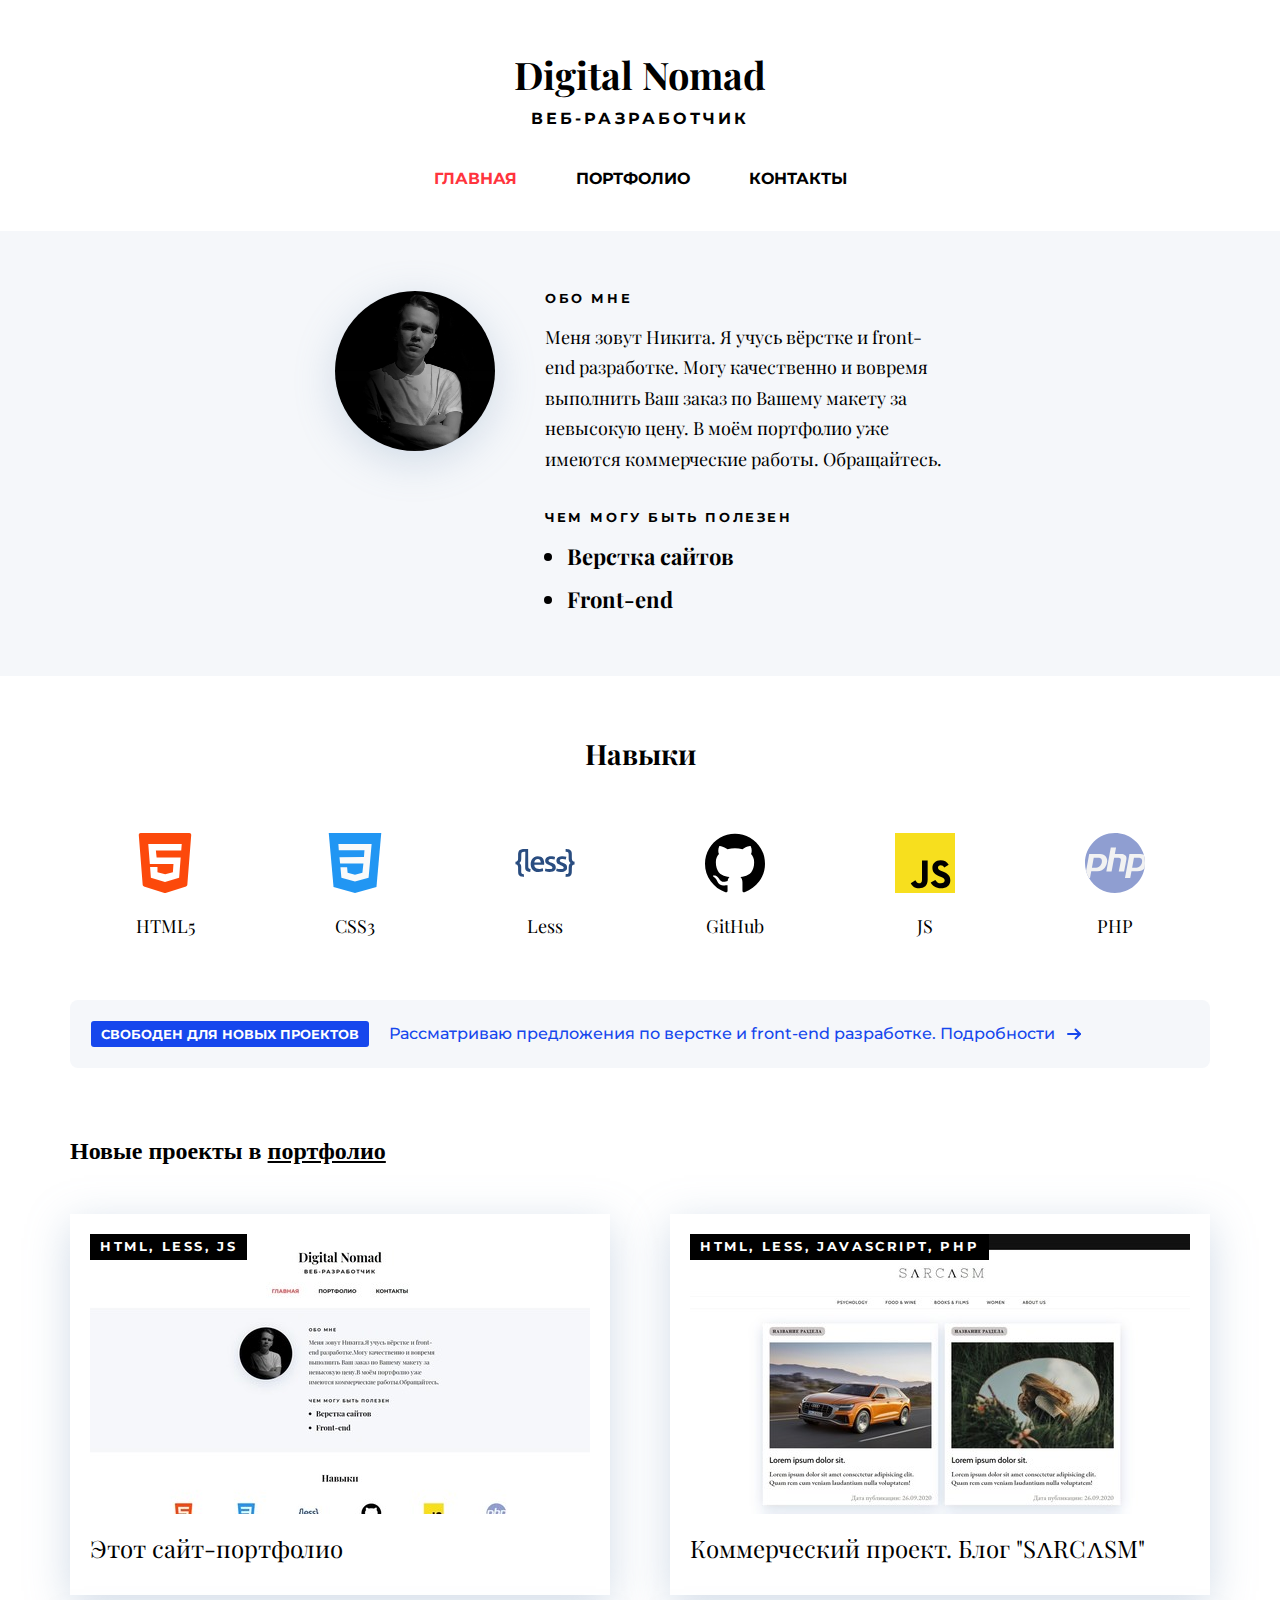
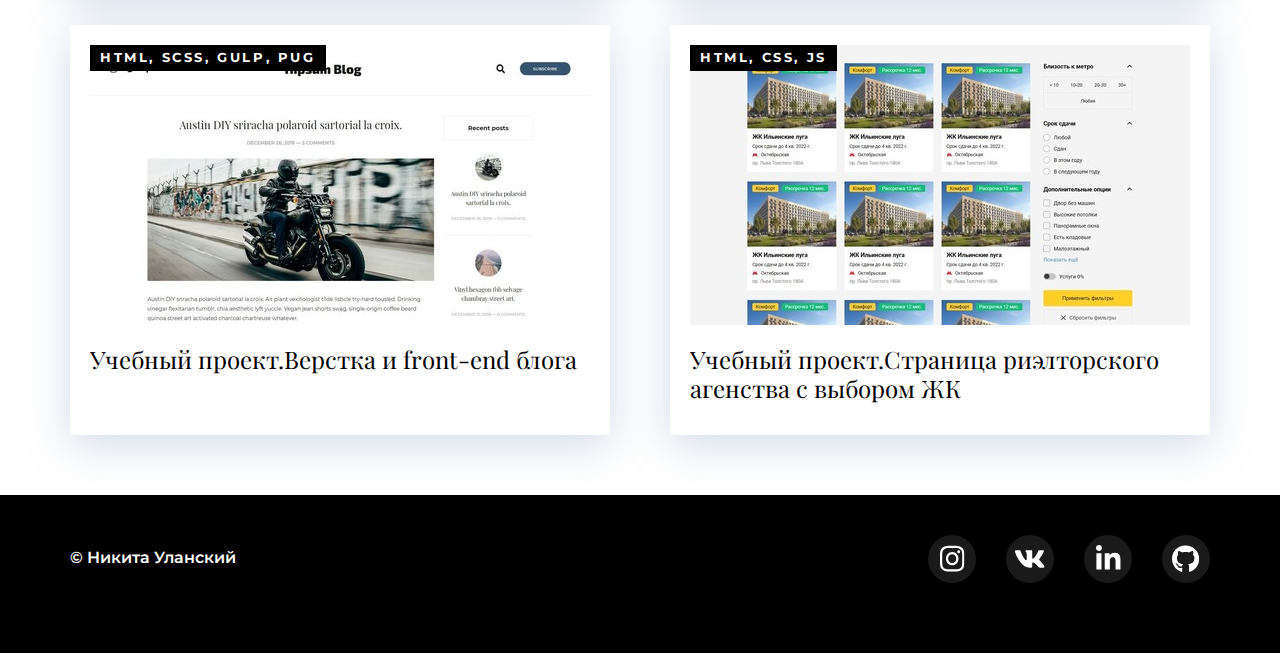
<file: index.html>
<!DOCTYPE html>
<html lang="ru">
<head>
    <meta charset="UTF-8">
    <meta name="viewport" content="width=device-width, initial-scale=1.0">
    <link rel="preconnect" href="https://fonts.gstatic.com">
    <link rel="stylesheet" href="libs/owlcarousel2/assets/owl.carousel.min.css">
    <link rel="stylesheet" href="libs/owlcarousel2/assets/owl.theme.default.css">
    <link href="https://fonts.googleapis.com/css2?family=Montserrat:wght@400;500;600;700&family=Playfair+Display:wght@400;700&display=swap" rel="stylesheet">
    <link rel="stylesheet" href="./css/main.css">
    <title>Главная</title>
</head>
<body>
    
    <main class="main">
        <!-- Шапка -->
        <header class="header">
            <div class="container">
                <div class="header__content">
                    <h1 class="header__title">
                        <a class="header__title-link" href="index.html">Digital Nomad</a>
                    </h1>

                    <p class="header__desc">веб-разработчик</p>

                    <!-- Навигация -->
                    <ul class="header__nav"> 
                        <li class="header__nav-item">
                            <a class="header__nav-link header-nav-color--red" href="index.html">Главная</a>
                        </li>
                        <li class="header__nav-item">
                            <a class="header__nav-link" href="portfolio-list-page.html">Портфолио</a>
                        </li>
                        <li class="header__nav-item">
                            <a class="header__nav-link" href="contacts-page.html">Контакты</a>
                        </li>       
                    </ul>
                    <!-- // Навигация -->
                </div>
            </div>
        </header>
        <!-- // Шапка -->

        <!-- Раздел "Обо мне" -->
        <section class="about-me"> 
            <div class="container">
                <div class="about-me__content">
                    <img src="./img/aboutMe1.jpg" alt="Обо мне" class="about-me__img">

                    <!-- Описание "Обо мне" в шапке -->
                    <div class="about-me__desc">
                        <h3 class="about-me__desc-title">обо мне</h3>

                        <p class="about-me__desc-text">Меня зовут Никита. Я учусь вёрстке и front-end разработке. Могу качественно и вовремя выполнить Ваш заказ по Вашему макету за невысокую цену. В моём портфолио уже имеются коммерческие работы. Обращайтесь.
                        </p>

                        <h3 class="about-me__desc-title">чем могу быть полезен</h3>

                        <ul class="about-me__desc-list">
                            <li class="about-me__desc-list-item">Верстка сайтов</li>
                            <li class="about-me__desc-list-item">Front-end</li>
                        </ul>
                    </div>
                    <!-- // Описание "Обо мне" в шапке -->

                </div>
            </div>
        </section>
        <!-- // Раздел "Обо мне" -->

        <!-- Секция навыки -->
        <section class="skills">

            <div class="container">

                <h2 class="skills__title">
                    Навыки
                </h2>

                <ul class="skills__list">
                    <li class="skills__list-item">
                        <img src="./img/icons/html-5.svg" alt="HTML5" class="skills__list-icon">
                        <p>HTML5</p>
                    </li>
                    <li class="skills__list-item">
                        <img src="./img/icons/css-3.svg" alt="CSS3" class="skills__list-icon">
                        <p>CSS3</p>
                    </li>
                    <li class="skills__list-item">
                        <img src="./img/icons/less.svg" alt="Less" class="skills__list-icon">
                        <p>Less</p>
                    </li>
                    <li class="skills__list-item">
                        <img src="./img/icons/github-skill.svg" alt="JS" class="skills__list-icon">
                        <p>GitHub</p>
                    </li>
                    <li class="skills__list-item">
                        <img src="./img/icons/javascript.svg" alt="JS" class="skills__list-icon">
                        <p>JS</p>
                    </li>
                    <li class="skills__list-item">
                        <img src="./img/icons/php.svg" alt="PHP" class="skills__list-icon">
                        <p>PHP</p>
                    </li>
                </ul>

                <!-- карусель -->
                <div class="hide">
                    <div class="owl-carousel owl-theme">
                        <div class="wrapper">
                            <div class="item">
                                <img src="./img/icons/html-5.svg" alt="HTML5">
                                <p>HTML5</p>
                            </div>
                        </div>
                        <div class="wrapper">
                            <div class="item">
                                <img src="./img/icons/css-3.svg" alt="CSS3">
                                <p>CSS3</p>
                            </div>
                        </div>
                        <div class="wrapper">
                            <div class="item">
                                <img src="./img/icons/less.svg" alt="LESS">
                                <p>LESS</p>
                            </div>
                        </div>
                        <div class="wrapper">
                            <div class="item">
                                <img src="./img/icons/github-skill.svg" alt="GitHub">
                                <p>GitHub</p>
                            </div>
                        </div>
                        <div class="wrapper">
                            <div class="item">
                                <img src="./img/icons/javascript.svg" alt="JS">
                                <p>JS</p>
                            </div>
                        </div>
                        <div class="wrapper">
                            <div class="item">
                                <img src="./img/icons/php.svg" alt="PHP">
                                <p>PHP</p>
                            </div>
                        </div>

                    </div>
                </div>
                <!-- // карусель -->

            </div>

        </section>         
        <!-- // Секция навыки -->

        <!-- Статус заказа -->
        <section class="order-status">
            <div class="container">
                <a href="contacts-page.html" class="order-status__link">
                    <div class="order-status__content">
                        <p class="order-status__content-title">Свободен для новых проектов</p>
                        <p class="order-status__content-subtitle">Рассматриваю предложения по верстке и front-end разработке. Подробности</p>
                        <img src="./img/icons/arrow-right.svg" alt="Подробности">
                    </div>
                </a>
            </div>
        </section>
        <!-- // Статус заказа -->

        <!-- Раздел "Новые проекты" -->
        <section class="new-projects">
            <div class="container">
                <h2 class="new-projects__title">Новые проекты в <a href="portfolio-list-page.html">портфолио</a></h2>

                <div class="card-wrapper">
                    <!-- Мой сайт -->
                    <!-- Карточка -->
                    <div class="card">
                        <a href="my-site.html" class="card__link">
                            <div class="card__content">
                                <div class="card__badge">HTML, LESS, JS</div>
                                <img src="./img/portfolio5.jpg" alt="Этот сайт-портфолио" class="card__img"> <!-- Картинка только 500x280 -->
                                <p class="card__desc">Этот сайт-портфолио</p>
                            </div>
                        </a>    
                    </div>
                    <!-- // Карточка -->
                    <!-- // Мой сайт -->

                    <!-- Сарказм -->
                    <!-- Карточка -->
                    <div class="card">
                        <a href="sarcasm-blog-page.html" class="card__link">
                            <div class="card__content">
                                <div class="card__badge">HTML, LESS, JavaScript, PHP</div>

                                <img src="./img/portfolio6.jpg" alt="SΛRCΛSM" class="card__img">

                                <p class="card__desc">Коммерческий проект. Блог "SΛRCΛSM"</p>
                            </div>
                        </a>    
                    </div>
                    <!-- // Карточка -->
                    <!-- // Сарказм -->

                    <!-- Hipsum blog -->
                    <!-- Карточка -->
                    <div class="card">
                        <a href="hipsum-blog-page.html" class="card__link">
                            <div class="card__content">
                                <div class="card__badge">HTML, SCSS, GULP, PUG</div>

                                <img src="./img/portfolio1.jpg" alt="Hipsum blog" class="card__img">

                                <p class="card__desc">Учебный проект.Верстка и front-end блога</p>
                            </div>
                        </a>    
                    </div>
                    <!-- // Карточка -->
                    <!-- // Hipsum blog -->

                    <!-- Realtor agency -->
                    <!-- Карточка -->
                    <div class="card">
                        <a href="realor-agency-page.html" class="card__link">
                            <div class="card__content">
                                <div class="card__badge">HTML, CSS, JS</div>

                                <img src="./img/portfolio2.jpg" alt="Realtor agency" class="card__img">

                                <p class="card__desc">Учебный проект.Страница риэлторского агенства с выбором ЖК </p>
                                
                            </div>
                        </a>    
                    </div>
                    <!-- // Карточка -->
                    <!-- // Realtor agency -->
                    
                </div>
            </div>
        </section>
        <!-- // Раздел "Новые проекты" -->
    </main>

    <!-- Футер -->
    <footer class="footer">
        <div class="container">
            <div class="footer-content">

                <div class="footer__copyright">
                    <p>© Никита Уланский</p>
                </div>

                <div class="footer__socials">
                    <a href="https://www.instagram.com/nikiul/" class="footer__socials-link">
                        <img src="./img/icons/instagram.svg" alt="Инстаграм" class="footer__social-icon">
                    </a>
                    <a href="https://vk.com/im?sel=156236848" class="footer__socials-link">
                        <img src="./img/icons/vk.svg" alt="ВКонтакте" class="footer__social-icon">
                    </a>
                    <a href="https://www.linkedin.com/in/%D0%BD%D0%B8%D0%BA%D0%B8%D1%82%D0%B0-%D1%83%D0%BB%D0%B0%D0%BD%D1%81%D0%BA%D0%B8%D0%B9-ab90931b6/" class="footer__socials-link">
                        <img src="./img/icons/linkedin-in.svg" alt="LinkedIn" class="footer__social-icon">
                    </a>
                    <a href="https://github.com/nikiul" class="footer__socials-link">
                        <img src="./img/icons/github.svg" alt="GitHub" class="footer__social-icon">
                    </a>
                </div>

            </div>
        </div>
    </footer>
    <!-- // Футер -->

    <!-- Плагины и библиотеки -->
    <script src="libs/jquery/jquery-3.4.1.min.js"></script>
    <script src="libs/owlcarousel2/owl.carousel.min.js"></script>

    <!-- Пользовательские скрипты -->
    <script src="js/main.js"></script>

</body>
</html>
</file>
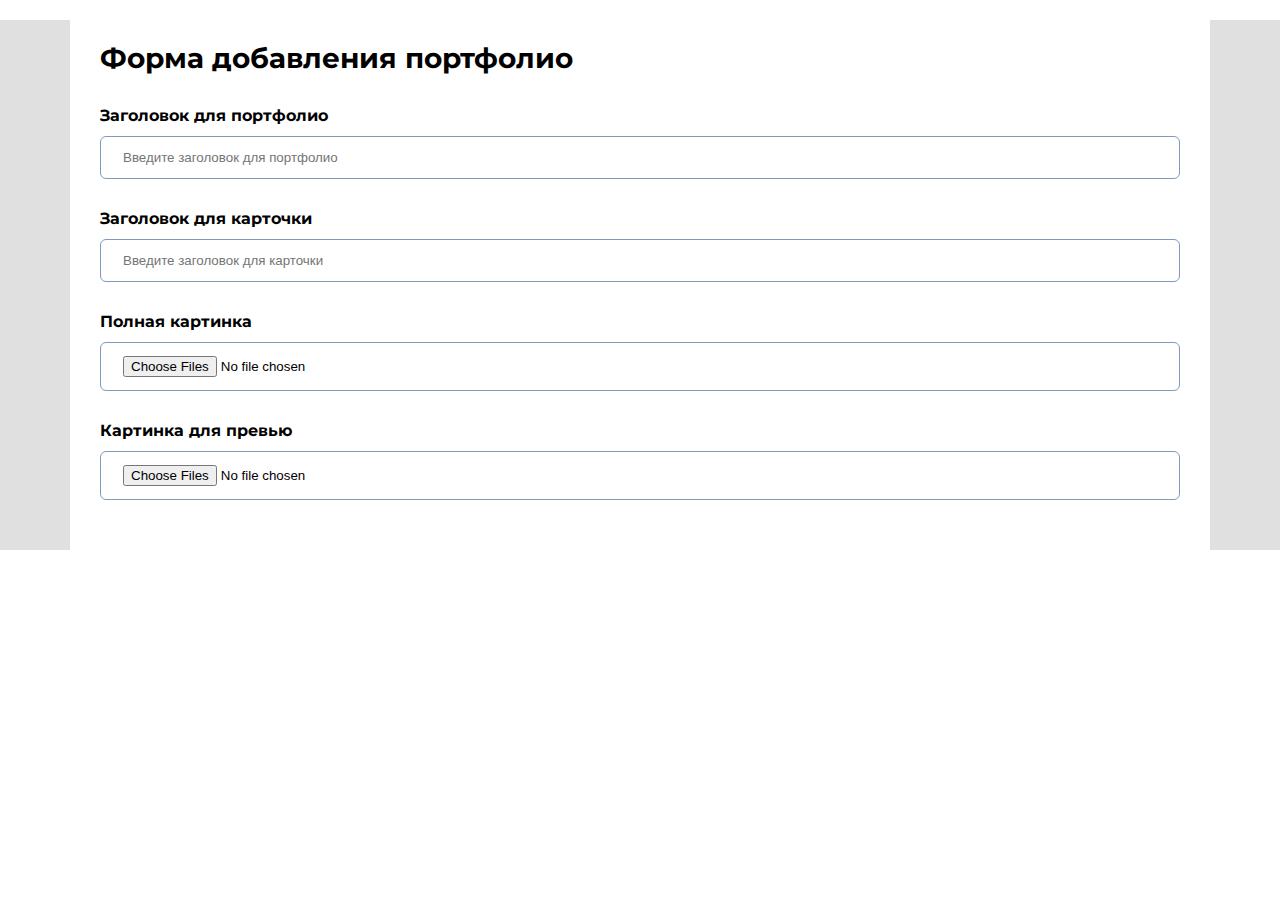
<file: admin-page.html>
<!DOCTYPE html>
<html lang="ru">
<head>
    <meta charset="UTF-8">
    <meta name="viewport" content="width=device-width, initial-scale=1.0">
    <link rel="preconnect" href="https://fonts.gstatic.com">
    <link href="https://fonts.googleapis.com/css2?family=Montserrat:wght@400;500;600;700&family=Playfair+Display:wght@400;700&display=swap" rel="stylesheet">
    <link rel="stylesheet" href="./css/main.css">
    <title>Главная</title>
</head>
<body>

<main class="admin-main">
    <div class="container">
        <div class="admin__add-form-wrapper">
            <h1>Форма добавления портфолио</h1>

            <form action="" class="admin__add-form">
                <label for="title">Заголовок для портфолио</label>
                <input class="" id="title" type="text" placeholder="Введите заголовок для портфолио">

                <label for="title2">Заголовок для карточки</label>
                <input class="" id="title2" type="text" placeholder="Введите заголовок для карточки">

                <label for="">Полная картинка</label>
                <input class="" type="file" name="photo" multiple accept="image/*,image/jpeg">

                <label for="">Картинка для превью</label>
                <input class="" type="file" name="photo" multiple accept="image/*,image/jpeg">

            </form>
        </div>
    </div>
</main>

</body>
</html>
</file>
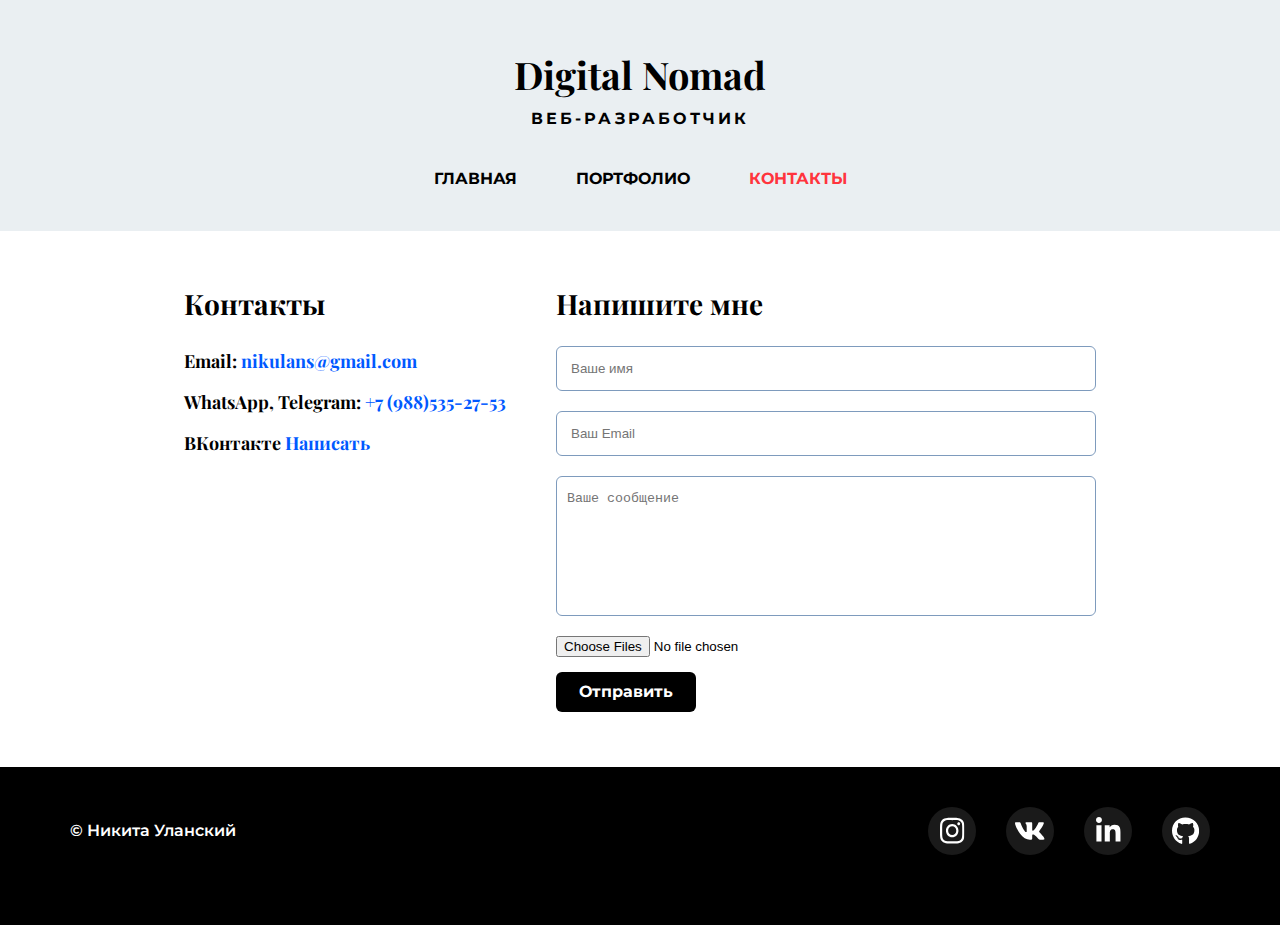
<file: contacts-page.html>
<!DOCTYPE html>
<html lang="ru">
<head>
    <meta charset="UTF-8">
    <meta name="viewport" content="width=device-width, initial-scale=1.0">
    <link rel="preconnect" href="https://fonts.gstatic.com">
    <link href="https://fonts.googleapis.com/css2?family=Montserrat:wght@400;500;600;700&family=Playfair+Display:wght@400;700&display=swap" rel="stylesheet">
    <link rel="stylesheet" href="./css/main.css">
    <title>Контакты</title>
</head>
<html>

    <body class="main">
        <!-- Шапка -->
        <header class="header header-color--gray">
            <div class="container">
                <div class="header__content">
                    <h1 class="header__title">
                        <a class="header__title-link" href="index.html">Digital Nomad</a>
                    </h1>

                    <p class="header__desc">веб-разработчик</p>
                    <!-- Навигация -->
                    <ul class="header__nav"> 
                        <li class="header__nav-item">
                            <a class="header__nav-link" href="index.html">Главная</a>
                        </li>
                        <li class="header__nav-item">
                            <a class="header__nav-link " href="portfolio-list-page.html">Портфолио</a>
                        </li>
                        <li class="header__nav-item">
                            <a class="header__nav-link header-nav-color--red" href="contacts-page.html">Контакты</a>
                        </li>       
                    </ul>
                    <!-- // Навигация -->

                </div>
            </div>
        </header>
        <!-- // Шапка -->

        <section class="section__contact-me">

            <div class="container">

                <div class="contact-me__content">
                    <div class="contact-me__left-col">
                        <h2 class="contact-me__title">Контакты</h2>
                        <p>Email: 
                            <a href="mailto:nikulans@gmail.com">nikulans@gmail.com</a>
                        </p>
                        <p>WhatsApp, Telegram: 
                            <a href="tel:+7(988)535-27-53">+7 (988)535-27-53</a>
                        </p>
                        <p>ВКонтакте 
                            <a href="https://vk.com/im?sel=156236848">Написать</a>
                        </p>
                    </div>

                    <div class="contact-me__right-col">
                        <h2 class="contact-me__title">Напишите мне</h2>

                        <form class="contact-me__form" action="">

                            <input class="contact-me__form-name" type="text" placeholder="Ваше имя">
                            <input class="contact-me__form-email" type="email" placeholder="Ваш Email">
                            <textarea class="contact-me__form-message" name="" id="" cols="30" rows="10" placeholder="Ваше сообщение"></textarea>
                            
                            <input class="contact-me__form-file" type="file" name="photo" multiple accept="image/*,image/jpeg">
                            <input class="contact-me__form-submit" type="submit" value="Отправить">

                        </form>
                    </div>
                </div>

            </div>

        </section>
        
    </body>
    
    <!-- Футер -->
    <footer class="footer">
        <div class="container">
            <div class="footer-content">

                <div class="footer__copyright">
                    <p>© Никита Уланский</p>
                </div>

                <div class="footer__socials">
                    <a href="https://www.instagram.com/nikiul/" class="footer__socials-link">
                        <img src="./img/icons/instagram.svg" alt="Инстаграм" class="footer__social-icon">
                    </a>
                    <a href="https://vk.com/im?sel=156236848" class="footer__socials-link">
                        <img src="./img/icons/vk.svg" alt="ВКонтакте" class="footer__social-icon">
                    </a>
                    <a href="https://www.linkedin.com/in/%D0%BD%D0%B8%D0%BA%D0%B8%D1%82%D0%B0-%D1%83%D0%BB%D0%B0%D0%BD%D1%81%D0%BA%D0%B8%D0%B9-ab90931b6/" class="footer__socials-link">
                        <img src="./img/icons/linkedin-in.svg" alt="LinkedIn" class="footer__social-icon">
                    </a>
                    <a href="https://github.com/nikiul" class="footer__socials-link">
                        <img src="./img/icons/github.svg" alt="GitHub" class="footer__social-icon">
                    </a>
                </div>

            </div>
        </div>
    </footer>
    <!-- // Футер -->

</html>
</file>
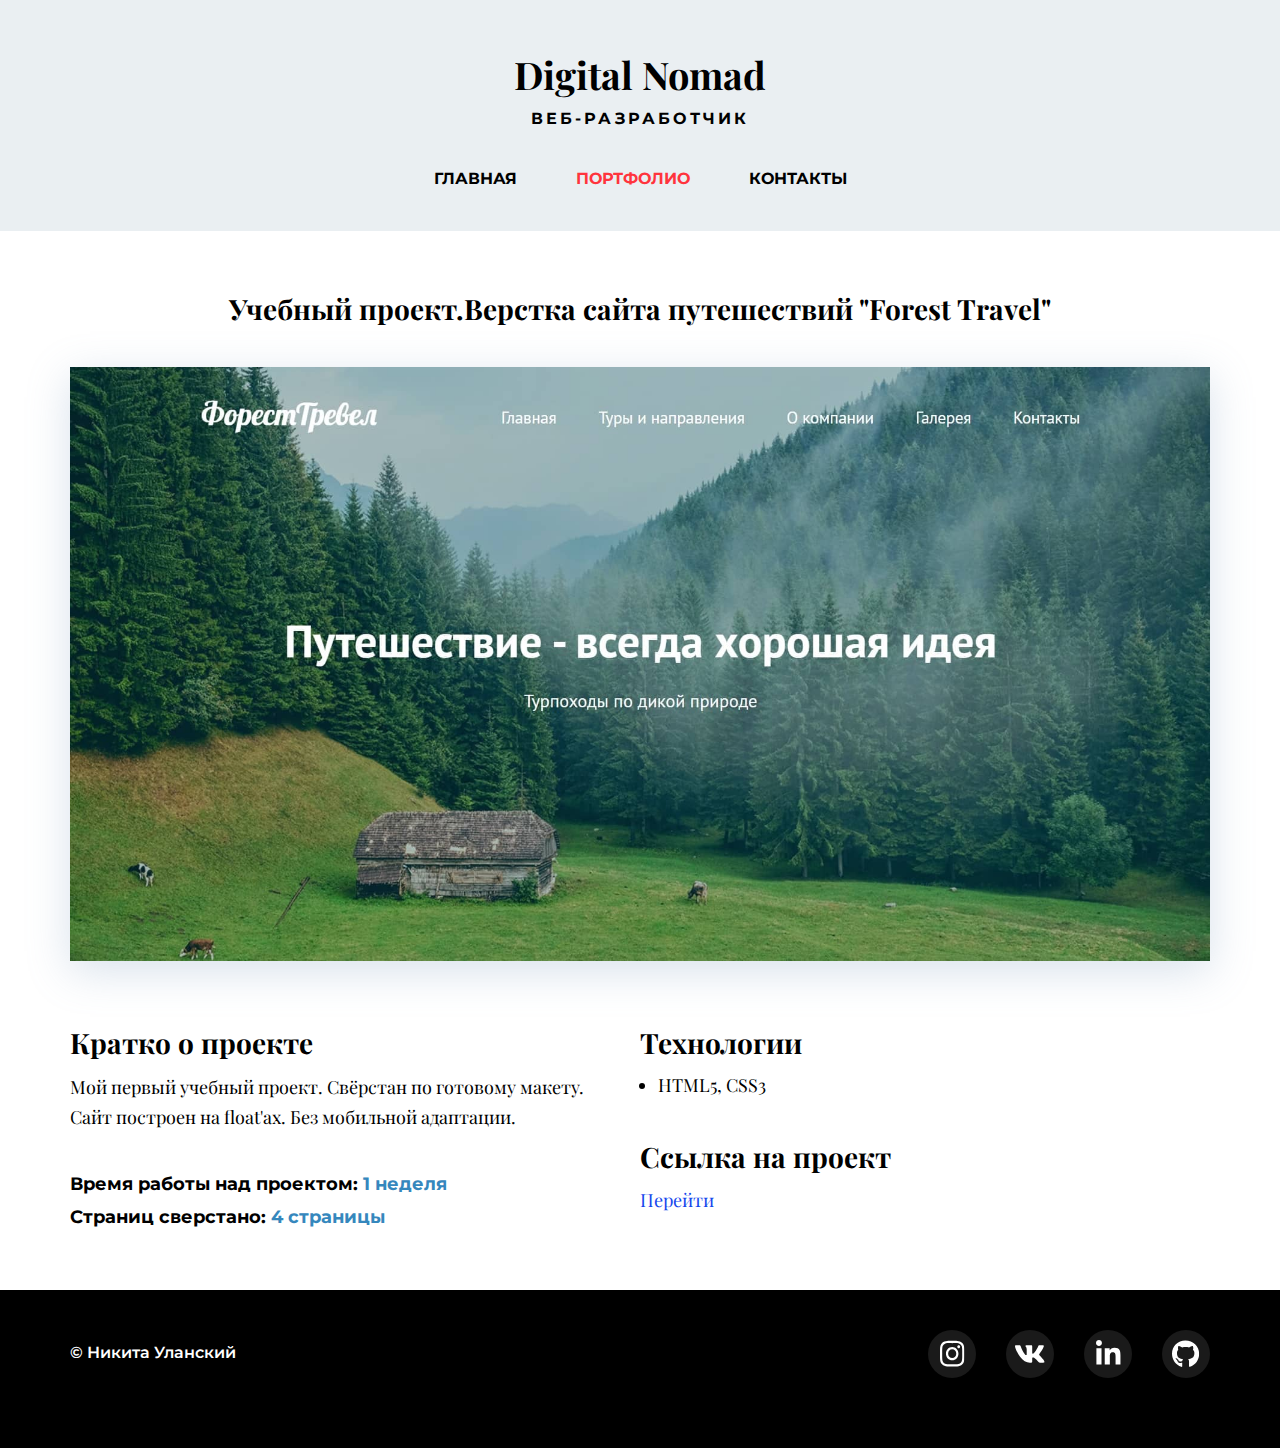
<file: forest-travel-page.html>
<!DOCTYPE html>
<html lang="ru">
<head>
    <meta charset="UTF-8">
    <meta name="viewport" content="width=device-width, initial-scale=1.0">
    <link rel="preconnect" href="https://fonts.gstatic.com">
    <link href="https://fonts.googleapis.com/css2?family=Montserrat:wght@400;500;600;700&family=Playfair+Display:wght@400;700&display=swap" rel="stylesheet">
    <link rel="stylesheet" href="./css/main.css">
    <title>Forest Travel</title>
</head>
<html>
    <body class="main">
        <!-- Шапка -->
        <header class="header header-color--gray">
            <div class="container">
            <div class="header__content">
                <h1 class="header__title">
                    <a class="header__title-link" href="index.html">Digital Nomad</a>
                </h1>

                <p class="header__desc">веб-разработчик</p>
                <!-- Навигация -->
                <ul class="header__nav"> 
                    <li class="header__nav-item">
                        <a class="header__nav-link" href="index.html">Главная</a>
                    </li>
                    <li class="header__nav-item">
                        <a class="header__nav-link header-nav-color--red" href="portfolio-list-page.html">Портфолио</a>
                    </li>
                    <li class="header__nav-item">
                        <a class="header__nav-link" href="contacts-page.html">Контакты</a>
                    </li>       
                </ul>
                <!-- // Навигация -->

            </div>
            </div>
        </header>
        <!-- // Шапка -->

        <section class="project__content">
            <div class="container">
                <h2 class="project__title">
                    Учебный проект.Верстка сайта путешествий "Forest Travel"
                </h2>
                <img class="project__img" src="./img/forest-travel.jpg" alt="Forest Travel">
                <div class="project__desc">
                    <div class="project__desc-left-col">

                        <h2 class="project__desc-title">Кратко о проекте</h2>
                        <p class="project__desc-text">Мой первый учебный проект. Свёрстан по готовому макету. Сайт построен на float'ах. Без мобильной адаптации. 
                        </p>
                            
                        <p class="project__desc-figures">Время работы над проектом: <span>1 неделя</span></p>
                        <p class="project__desc-figures">Страниц сверстано: <span>4 страницы</span></p>

                    </div>
                    <div class="project__desc-right-col">

                        <h2 class="project__desc-title">Технологии</h2>
                            <ul class="project__desc-list">
                                <li class="project-desc-list-item">HTML5, CSS3</li>
                            </ul>
                            

                        <h2 class="project__desc-title">Ссылка на проект</h2>
                        <a class="project__desc-link" href="https://nikiul.github.io/forest-travel/">Перейти</a>

                    </div>
                </div>
            </div>
        </section>
            

    </body>
    
    <!-- Футер -->
    <footer class="footer">
        <div class="container">
            <div class="footer-content">

                <div class="footer__copyright">
                    <p>© Никита Уланский</p>
                </div>

                <div class="footer__socials">
                    <a href="https://www.instagram.com/nikiul/" class="footer__socials-link">
                        <img src="./img/icons/instagram.svg" alt="Инстаграм" class="footer__social-icon">
                    </a>
                    <a href="https://vk.com/im?sel=156236848" class="footer__socials-link">
                        <img src="./img/icons/vk.svg" alt="ВКонтакте" class="footer__social-icon">
                    </a>
                    <a href="https://www.linkedin.com/in/%D0%BD%D0%B8%D0%BA%D0%B8%D1%82%D0%B0-%D1%83%D0%BB%D0%B0%D0%BD%D1%81%D0%BA%D0%B8%D0%B9-ab90931b6/" class="footer__socials-link">
                        <img src="./img/icons/linkedin-in.svg" alt="LinkedIn" class="footer__social-icon">
                    </a>
                    <a href="https://github.com/nikiul" class="footer__socials-link">
                        <img src="./img/icons/github.svg" alt="GitHub" class="footer__social-icon">
                    </a>
                </div>

            </div>
        </div>
    </footer>
    <!-- // Футер -->

</html>
</file>
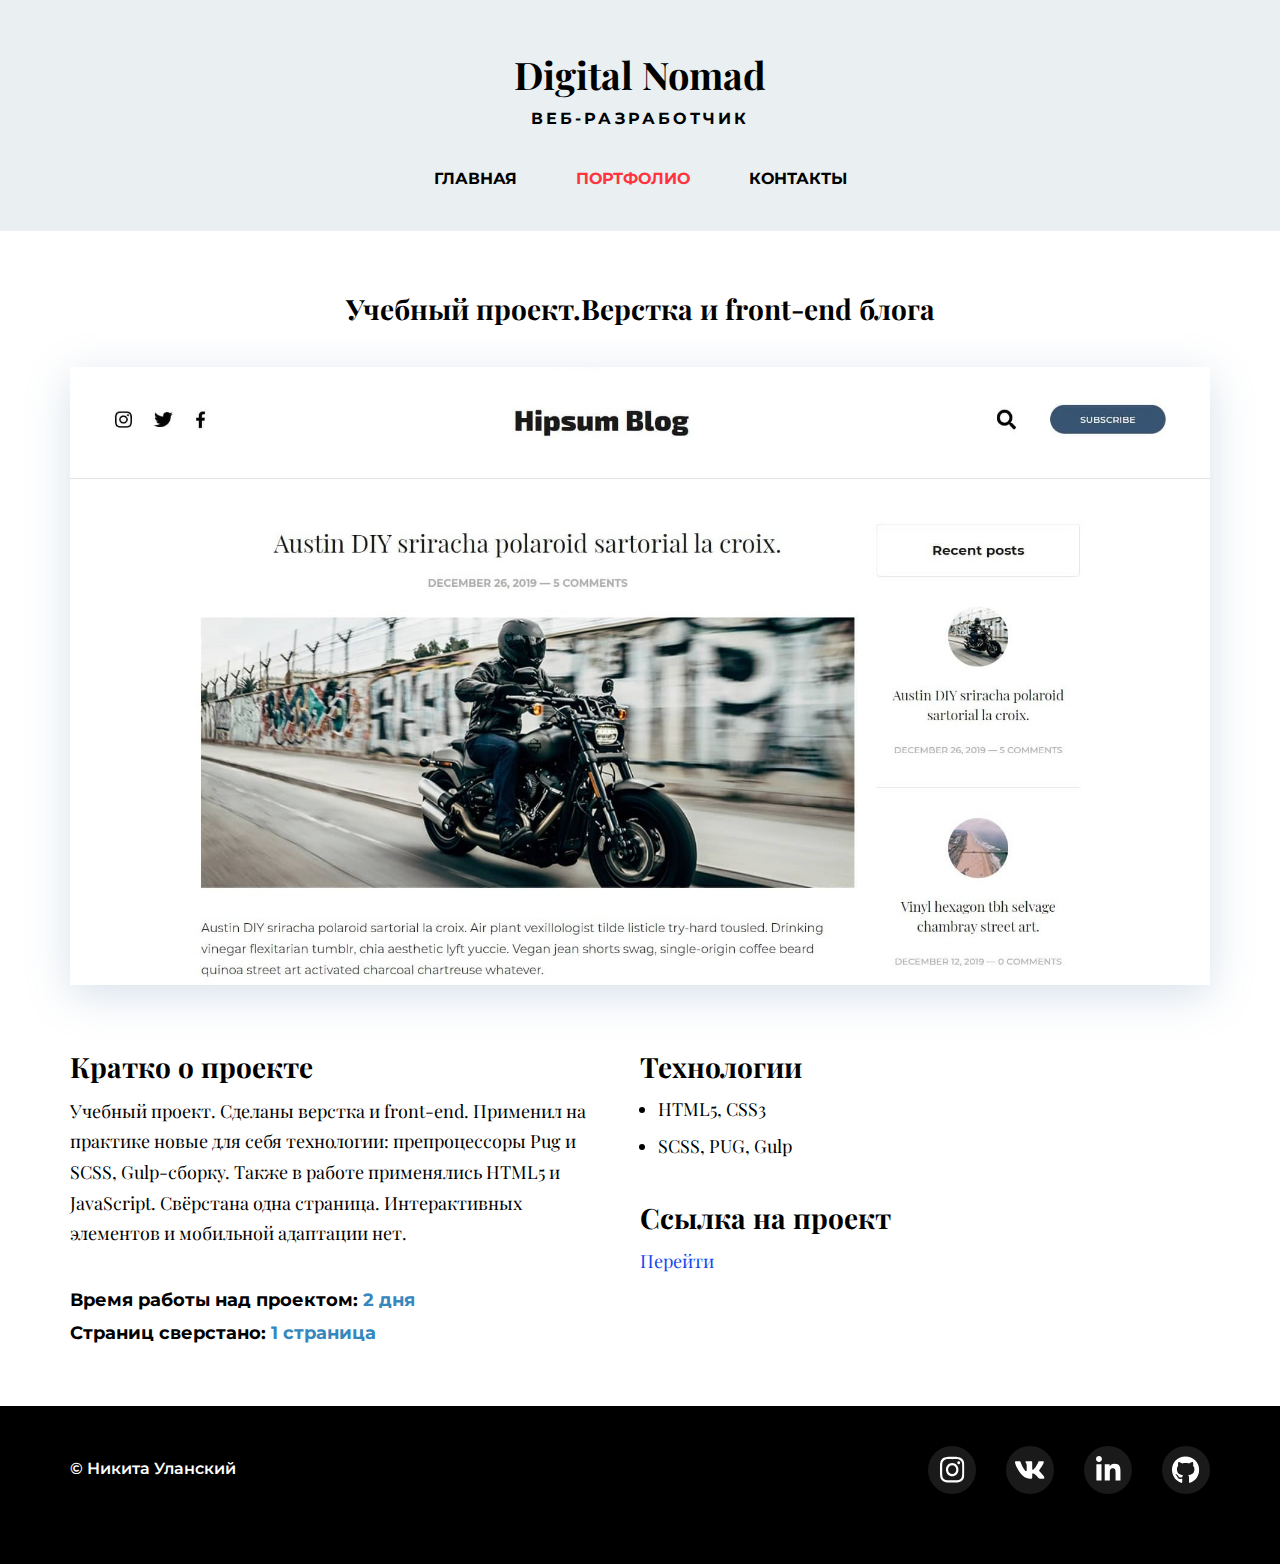
<file: hipsum-blog-page.html>
<!DOCTYPE html>
<html lang="ru">
<head>
    <meta charset="UTF-8">
    <meta name="viewport" content="width=device-width, initial-scale=1.0">
    <link rel="preconnect" href="https://fonts.gstatic.com">
    <link href="https://fonts.googleapis.com/css2?family=Montserrat:wght@400;500;600;700&family=Playfair+Display:wght@400;700&display=swap" rel="stylesheet">
    <link rel="stylesheet" href="./css/main.css">
    <title>Hipsum Blog</title>
</head>
<html>
    <body class="main">
        <!-- Шапка -->
        <header class="header header-color--gray">
            <div class="container">
            <div class="header__content">
                <h1 class="header__title">
                    <a class="header__title-link" href="index.html">Digital Nomad</a>
                </h1>

                <p class="header__desc">веб-разработчик</p>
                <!-- Навигация -->
                <ul class="header__nav"> 
                    <li class="header__nav-item">
                        <a class="header__nav-link" href="index.html">Главная</a>
                    </li>
                    <li class="header__nav-item">
                        <a class="header__nav-link header-nav-color--red" href="portfolio-list-page.html">Портфолио</a>
                    </li>
                    <li class="header__nav-item">
                        <a class="header__nav-link" href="contacts-page.html">Контакты</a>
                    </li>       
                </ul>
                <!-- // Навигация -->

            </div>
            </div>
        </header>
        <!-- // Шапка -->

        <section class="project__content">
            <div class="container">
                <h2 class="project__title">
                    Учебный проект.Верстка и front-end блога
                </h2>
                <img class="project__img" src="./img/hipsum-blog.jpg" alt="Hipsum Blog">
                <div class="project__desc">
                    <div class="project__desc-left-col">

                        <h2 class="project__desc-title">Кратко о проекте</h2>
                        <p class="project__desc-text"> Учебный проект. Сделаны верстка и front-end. Применил на практике новые для себя технологии: препроцессоры Pug и SCSS, Gulp-сборку. Также в работе применялись HTML5 и JavaScript. Свёрстана одна страница. Интерактивных элементов и мобильной адаптации нет.
                        </p>
                            
                        <p class="project__desc-figures">Время работы над проектом: <span>2 дня</span></p>
                        <p class="project__desc-figures">Страниц сверстано: <span>1 страница</span></p>
                    </div>
                    <div class="project__desc-right-col">

                        <h2 class="project__desc-title">Технологии</h2>
                            <ul class="project__desc-list">
                                <li class="project-desc-list-item">HTML5, CSS3</li>
                                <li class="project-desc-list-item">SCSS, PUG, Gulp</li>
                            </ul>
                            

                        <h2 class="project__desc-title">Ссылка на проект</h2>
                        <a class="project__desc-link" href="https://nikiul.github.io/blog-pug/build/index.html">Перейти</a>

                    </div>
                </div>
            </div>
        </section>
            

    </body>
    
    <!-- Футер -->
    <footer class="footer">
        <div class="container">
            <div class="footer-content">

                <div class="footer__copyright">
                    <p>© Никита Уланский</p>
                </div>

                <div class="footer__socials">
                    <a href="https://www.instagram.com/nikiul/" class="footer__socials-link">
                        <img src="./img/icons/instagram.svg" alt="Инстаграм" class="footer__social-icon">
                    </a>
                    <a href="https://vk.com/im?sel=156236848" class="footer__socials-link">
                        <img src="./img/icons/vk.svg" alt="ВКонтакте" class="footer__social-icon">
                    </a>
                    <a href="https://www.linkedin.com/in/%D0%BD%D0%B8%D0%BA%D0%B8%D1%82%D0%B0-%D1%83%D0%BB%D0%B0%D0%BD%D1%81%D0%BA%D0%B8%D0%B9-ab90931b6/" class="footer__socials-link">
                        <img src="./img/icons/linkedin-in.svg" alt="LinkedIn" class="footer__social-icon">
                    </a>
                    <a href="https://github.com/nikiul" class="footer__socials-link">
                        <img src="./img/icons/github.svg" alt="GitHub" class="footer__social-icon">
                    </a>
                </div>

            </div>
        </div>
    </footer>
    <!-- // Футер -->

</html>
</file>
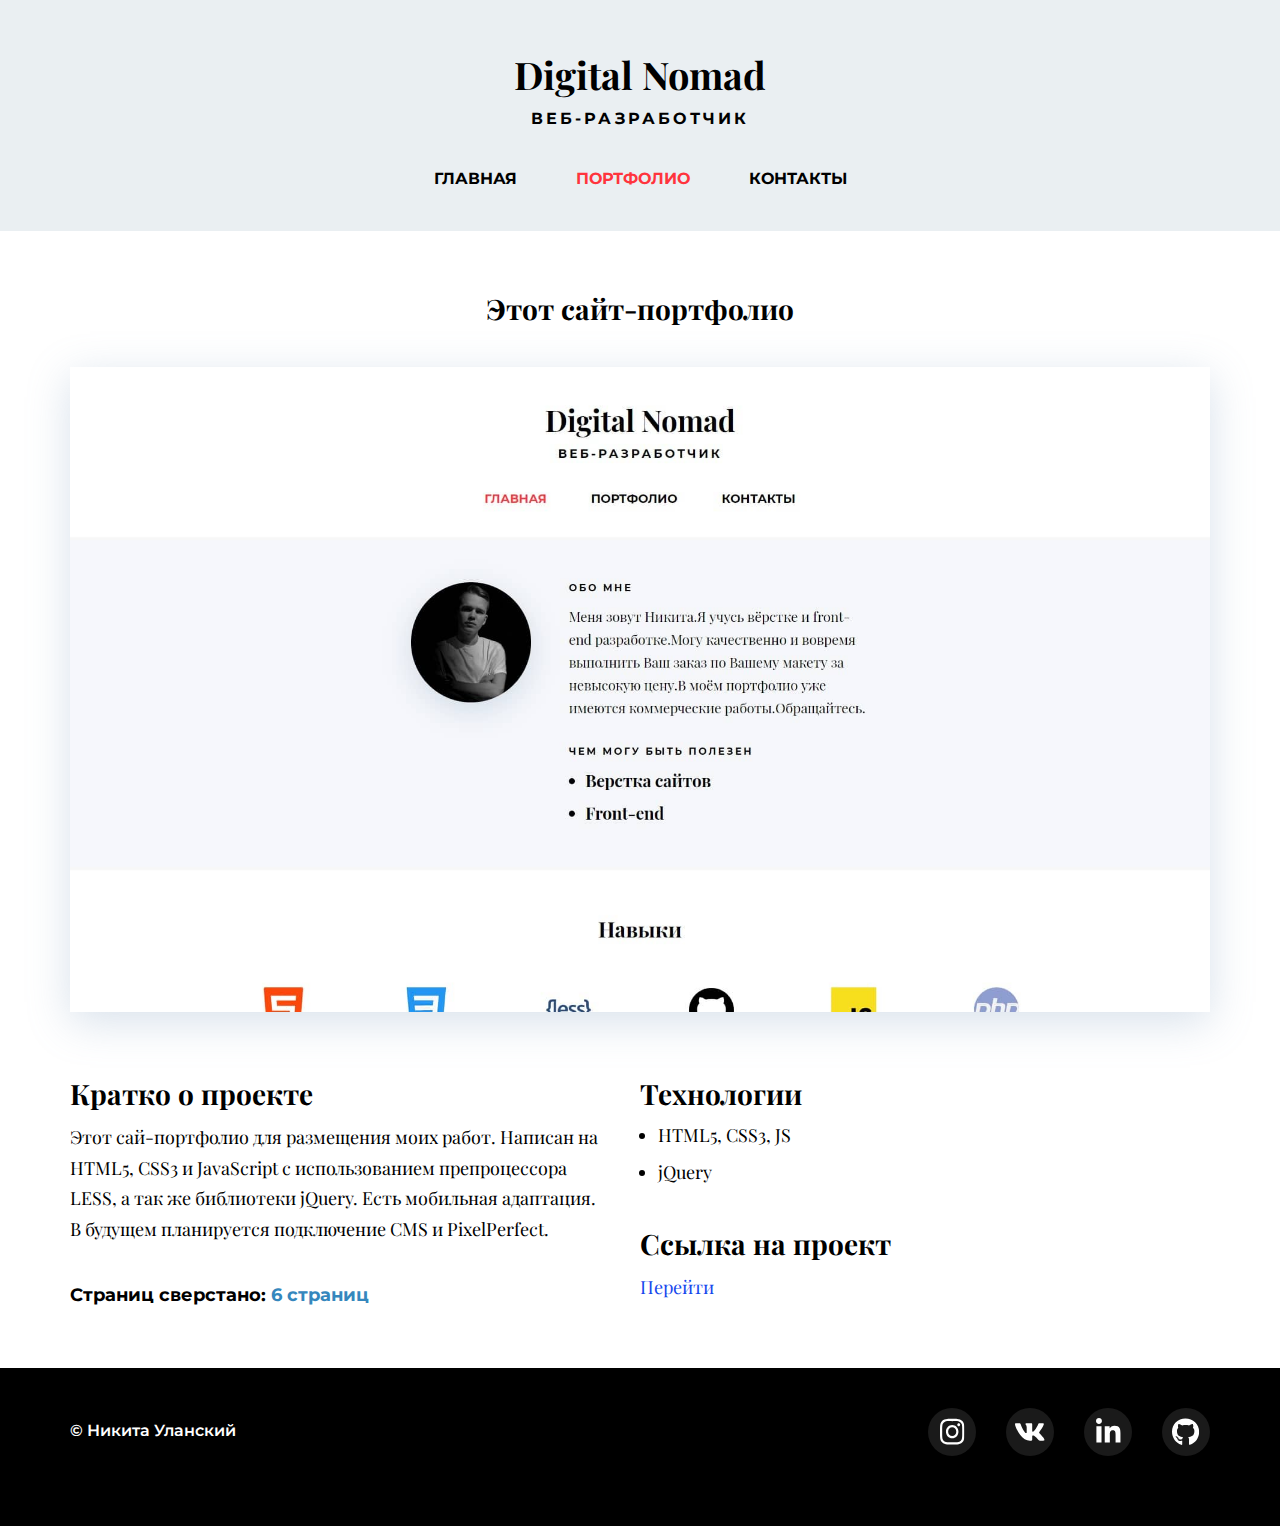
<file: my-site.html>
<!DOCTYPE html>
<html lang="ru">
<head>
    <meta charset="UTF-8">
    <meta name="viewport" content="width=device-width, initial-scale=1.0">
    <link rel="preconnect" href="https://fonts.gstatic.com">
    <link href="https://fonts.googleapis.com/css2?family=Montserrat:wght@400;500;600;700&family=Playfair+Display:wght@400;700&display=swap" rel="stylesheet">
    <link rel="stylesheet" href="./css/main.css">
    <title>Сайт-портфолио</title>
</head>
<html>
    <body class="main">
        <!-- Шапка -->
        <header class="header header-color--gray">
            <div class="container">
            <div class="header__content">
                <h1 class="header__title">
                    <a class="header__title-link" href="index.html">Digital Nomad</a>
                </h1>

                <p class="header__desc">веб-разработчик</p>
                <!-- Навигация -->
                <ul class="header__nav"> 
                    <li class="header__nav-item">
                        <a class="header__nav-link" href="index.html">Главная</a>
                    </li>
                    <li class="header__nav-item">
                        <a class="header__nav-link header-nav-color--red" href="portfolio-list-page.html">Портфолио</a>
                    </li>
                    <li class="header__nav-item">
                        <a class="header__nav-link" href="contacts-page.html">Контакты</a>
                    </li>       
                </ul>
                <!-- // Навигация -->

            </div>
            </div>
        </header>
        <!-- // Шапка -->

        <section class="project__content">
            <div class="container">
                <h2 class="project__title">
                    Этот сайт-портфолио
                </h2>
                <img class="project__img" src="./img/my-site.jpg" alt="Site portfolio">
                <div class="project__desc">
                    <div class="project__desc-left-col">

                        <h2 class="project__desc-title">Кратко о проекте</h2>
                        <p class="project__desc-text">Этот сай-портфолио для размещения моих работ. Написан на HTML5, CSS3 и JavaScript с использованием препроцессора LESS, а так же библиотеки jQuery. Есть мобильная адаптация. В будущем планируется подключение CMS и PixelPerfect. 
                        </p>
                            
                        <p class="project__desc-figures">Страниц сверстано: <span>6 страниц</span></p>
                    </div>
                    <div class="project__desc-right-col">

                        <h2 class="project__desc-title">Технологии</h2>
                            <ul class="project__desc-list">
                                <li class="project-desc-list-item">HTML5, CSS3, JS</li>
                                <li class="project-desc-list-item">jQuery</li>
                            </ul>
                            

                        <h2 class="project__desc-title">Ссылка на проект</h2>
                        <a class="project__desc-link" href="index.html">Перейти</a>

                    </div>
                </div>
            </div>
        </section>
            
    </body>
    
    <!-- Футер -->
    <footer class="footer">
        <div class="container">
            <div class="footer-content">

                <div class="footer__copyright">
                    <p>© Никита Уланский</p>
                </div>

                <div class="footer__socials">
                    <a href="https://www.instagram.com/nikiul/" class="footer__socials-link">
                        <img src="./img/icons/instagram.svg" alt="Инстаграм" class="footer__social-icon">
                    </a>
                    <a href="https://vk.com/im?sel=156236848" class="footer__socials-link">
                        <img src="./img/icons/vk.svg" alt="ВКонтакте" class="footer__social-icon">
                    </a>
                    <a href="https://www.linkedin.com/in/%D0%BD%D0%B8%D0%BA%D0%B8%D1%82%D0%B0-%D1%83%D0%BB%D0%B0%D0%BD%D1%81%D0%BA%D0%B8%D0%B9-ab90931b6/" class="footer__socials-link">
                        <img src="./img/icons/linkedin-in.svg" alt="LinkedIn" class="footer__social-icon">
                    </a>
                    <a href="https://github.com/nikiul" class="footer__socials-link">
                        <img src="./img/icons/github.svg" alt="GitHub" class="footer__social-icon">
                    </a>
                </div>

            </div>
        </div>
    </footer>
    <!-- // Футер -->

</html>
</file>
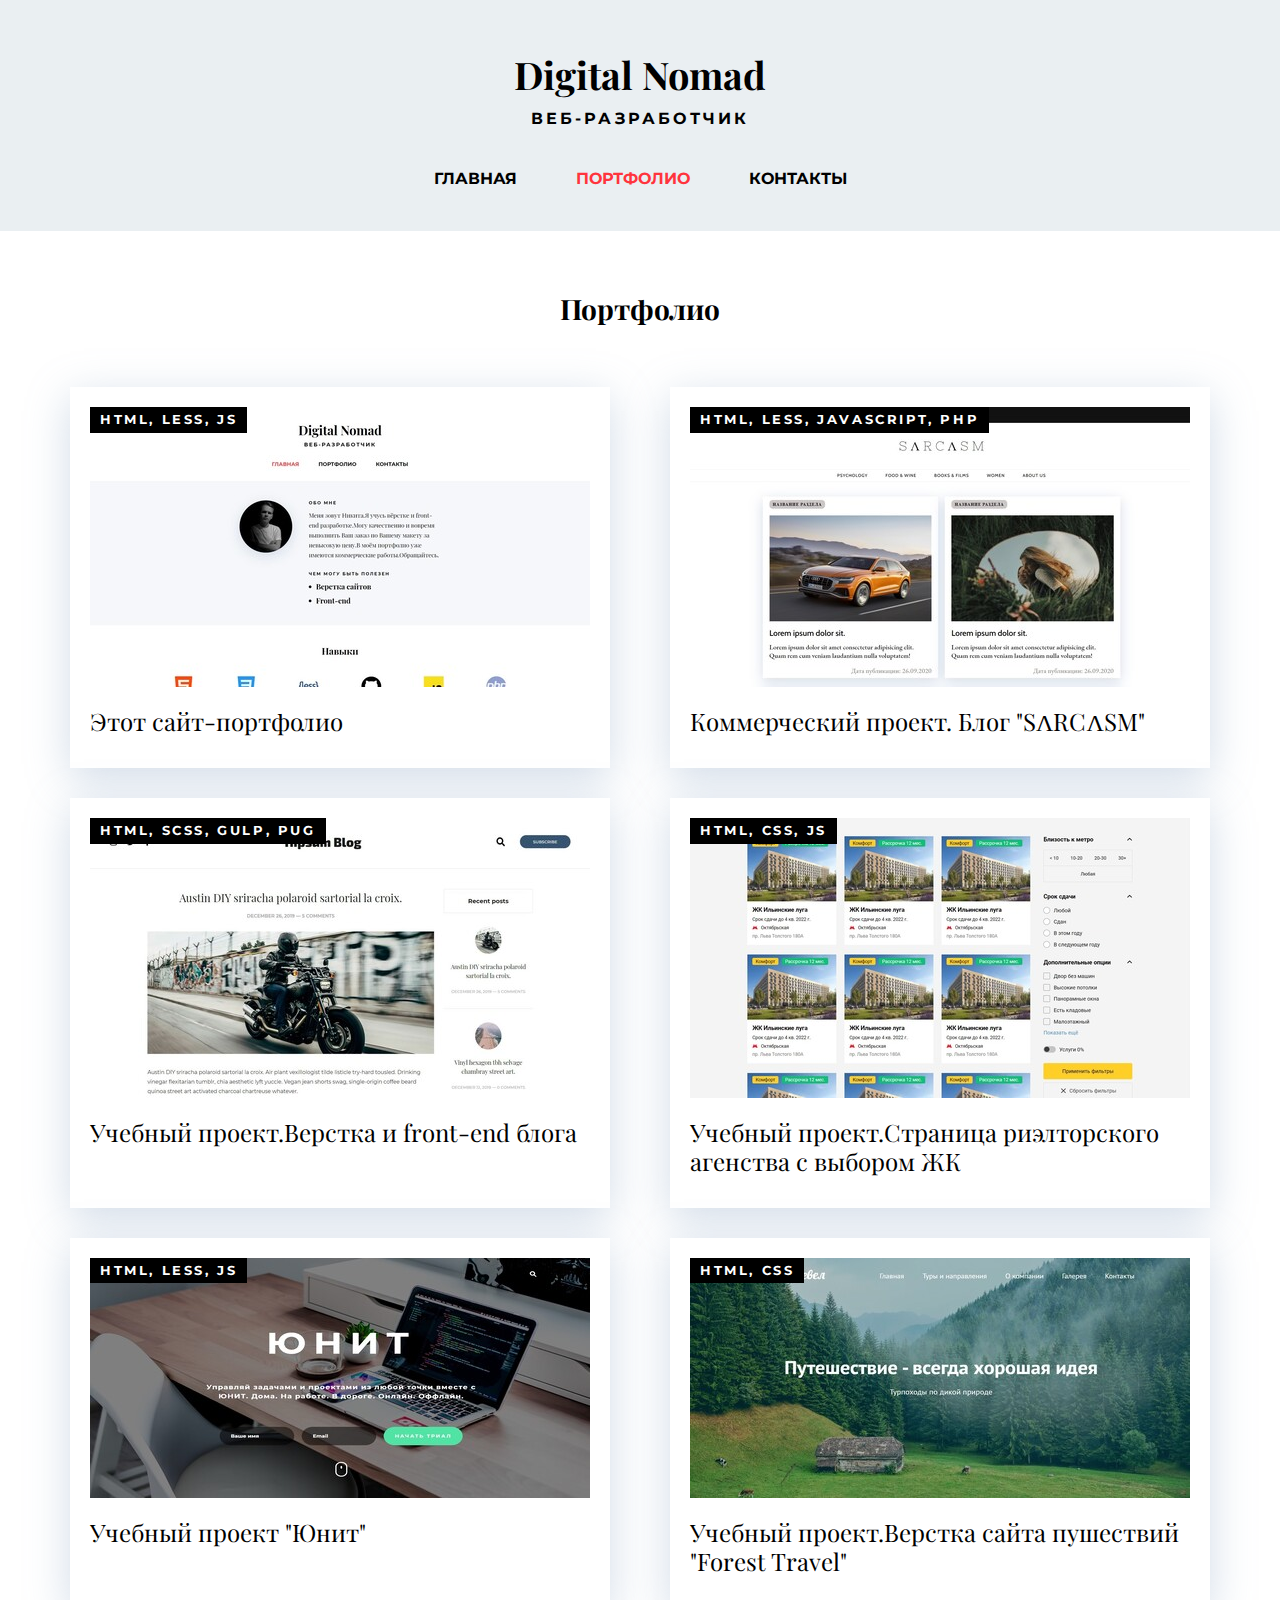
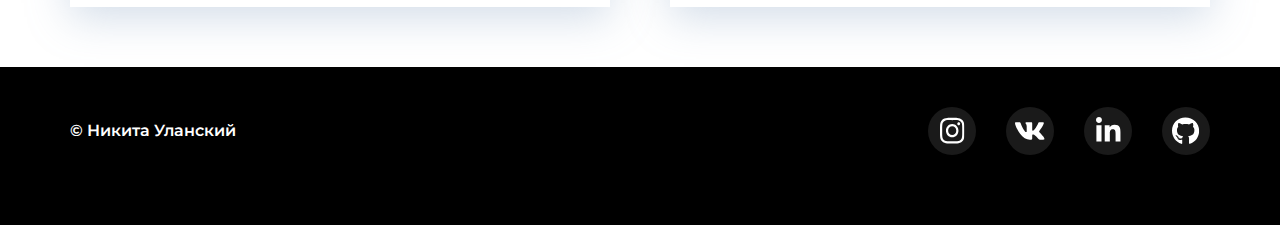
<file: portfolio-list-page.html>
<!DOCTYPE html>
<html lang="ru">
<head>
    <meta charset="UTF-8">
    <meta name="viewport" content="width=device-width, initial-scale=1.0">
    <link rel="preconnect" href="https://fonts.gstatic.com">
    <link href="https://fonts.googleapis.com/css2?family=Montserrat:wght@400;500;600;700&family=Playfair+Display:wght@400;700&display=swap" rel="stylesheet">
    <link rel="stylesheet" href="./css/main.css">
    <title>Все работы</title>
</head>
<html>
    
    <body class="main">
        <!-- Шапка -->
        <header class="header header-color--gray">
            <div class="container">
            <div class="header__content">
                <h1 class="header__title">
                    <a class="header__title-link" href="index.html">Digital Nomad</a>
                </h1>

                <p class="header__desc">веб-разработчик</p>
                <!-- Навигация -->
                <ul class="header__nav"> 
                    <li class="header__nav-item">
                        <a class="header__nav-link" href="index.html">Главная</a>
                    </li>
                    <li class="header__nav-item">
                        <a class="header__nav-link header-nav-color--red" href="portfolio-list-page.html">Портфолио</a>
                    </li>
                    <li class="header__nav-item">
                        <a class="header__nav-link" href="contacts-page.html">Контакты</a>
                    </li>       
                </ul>
                <!-- // Навигация -->

            </div>
            </div>
        </header>
        <!-- // Шапка -->

        <!-- Секция портфолио -->
        <section class="portfolio">
            <div class="container">
                <div class="portfolio-page__title">Портфолио</div>

                <div class="card-wrapper">
                    <!-- Мой сайт -->
                    <!-- Карточка -->
                    <div class="card">
                        <a href="my-site.html" class="card__link">
                            <div class="card__content">
                                <div class="card__badge">HTML, LESS, JS</div>

                                <img src="./img/portfolio5.jpg" alt="Этот сайт-портфолио" class="card__img">

                                <p class="card__desc">Этот сайт-портфолио</p>
                            </div>
                        </a>    
                    </div>
                    <!-- // Карточка -->
                    <!-- // Мой сайт -->

                    <!-- // Сарказм -->
                    <!-- Карточка -->
                    <div class="card">
                        <a href="sarcasm-blog-page.html" class="card__link">
                            <div class="card__content">
                                <div class="card__badge">HTML, LESS, JavaScript, PHP</div>

                                <img src="./img/portfolio6.jpg" alt="SΛRCΛSM" class="card__img">

                                <p class="card__desc">Коммерческий проект. Блог "SΛRCΛSM"</p>
                            </div>
                        </a>    
                    </div>
                    <!-- // Карточка -->
                    <!-- // Сарказм -->

                    <!-- Hipsum blog -->
                    <!-- Карточка -->
                    <div class="card">
                        <a href="hipsum-blog-page.html" class="card__link">
                            <div class="card__content">
                                <div class="card__badge">HTML, SCSS, GULP, PUG</div>

                                <img src="./img/portfolio1.jpg" alt="Hipsum blog" class="card__img">

                                <p class="card__desc">Учебный проект.Верстка и front-end блога</p>
                            </div>
                        </a>    
                    </div>
                    <!-- // Карточка -->
                    <!-- // Hipsum blog -->

                    <!-- Realtor agency -->
                    <!-- Карточка -->
                    <div class="card">
                        <a href="realor-agency-page.html" class="card__link">
                            <div class="card__content">
                                <div class="card__badge">HTML, CSS, JS</div>

                                <img src="./img/portfolio2.jpg" alt="Realtor agency" class="card__img">

                                <p class="card__desc">Учебный проект.Страница риэлторского агенства с выбором ЖК </p>
                                
                            </div>
                        </a>    
                    </div>
                    <!-- // Карточка -->
                    <!-- // Realtor agency -->

                    <!-- Проект Юнити -->
                    <!-- Карточка -->
                    <div class="card">
                        <a href="project-unity-page.html" class="card__link">
                            <div class="card__content">
                                <div class="card__badge">HTML, LESS, JS</div>

                                <img src="./img/portfolio3.jpg" alt="Project Unity" class="card__img">

                                <p class="card__desc">Учебный проект "Юнит"</p>       
                            </div>
                        </a>    
                    </div>
                    <!-- // Карточка -->
                    <!-- // Проект Юнити -->

                    <!-- Forest Travel -->
                    <!-- Карточка -->
                    <div class="card">
                        <a href="forest-travel-page.html" class="card__link">
                            <div class="card__content">
                                <div class="card__badge">HTML, CSS</div>

                                <img src="./img/portfolio4.jpg" alt="Forest Travel" class="card__img">

                                <p class="card__desc">Учебный проект.Верстка сайта пушествий "Forest Travel"</p>
                                
                            </div>
                        </a>    
                    </div>
                    <!-- // Карточка -->
                    <!-- // Forest Travel -->        
                </div>
            </div>
        </section>
        <!-- // Секция портфолио -->
    </body>
    
    <!-- Футер -->
    <footer class="footer">
        <div class="container">
            <div class="footer-content">

                <div class="footer__copyright">
                    <p>© Никита Уланский</p>
                </div>

                <div class="footer__socials">
                    <a href="https://www.instagram.com/nikiul/" class="footer__socials-link">
                        <img src="./img/icons/instagram.svg" alt="Инстаграм" class="footer__social-icon">
                    </a>
                    <a href="https://vk.com/im?sel=156236848" class="footer__socials-link">
                        <img src="./img/icons/vk.svg" alt="ВКонтакте" class="footer__social-icon">
                    </a>
                    <a href="https://www.linkedin.com/in/%D0%BD%D0%B8%D0%BA%D0%B8%D1%82%D0%B0-%D1%83%D0%BB%D0%B0%D0%BD%D1%81%D0%BA%D0%B8%D0%B9-ab90931b6/" class="footer__socials-link">
                        <img src="./img/icons/linkedin-in.svg" alt="LinkedIn" class="footer__social-icon">
                    </a>
                    <a href="https://github.com/nikiul" class="footer__socials-link">
                        <img src="./img/icons/github.svg" alt="GitHub" class="footer__social-icon">
                    </a>
                </div>

            </div>
        </div>
    </footer>
    <!-- // Футер -->

</html>
</file>
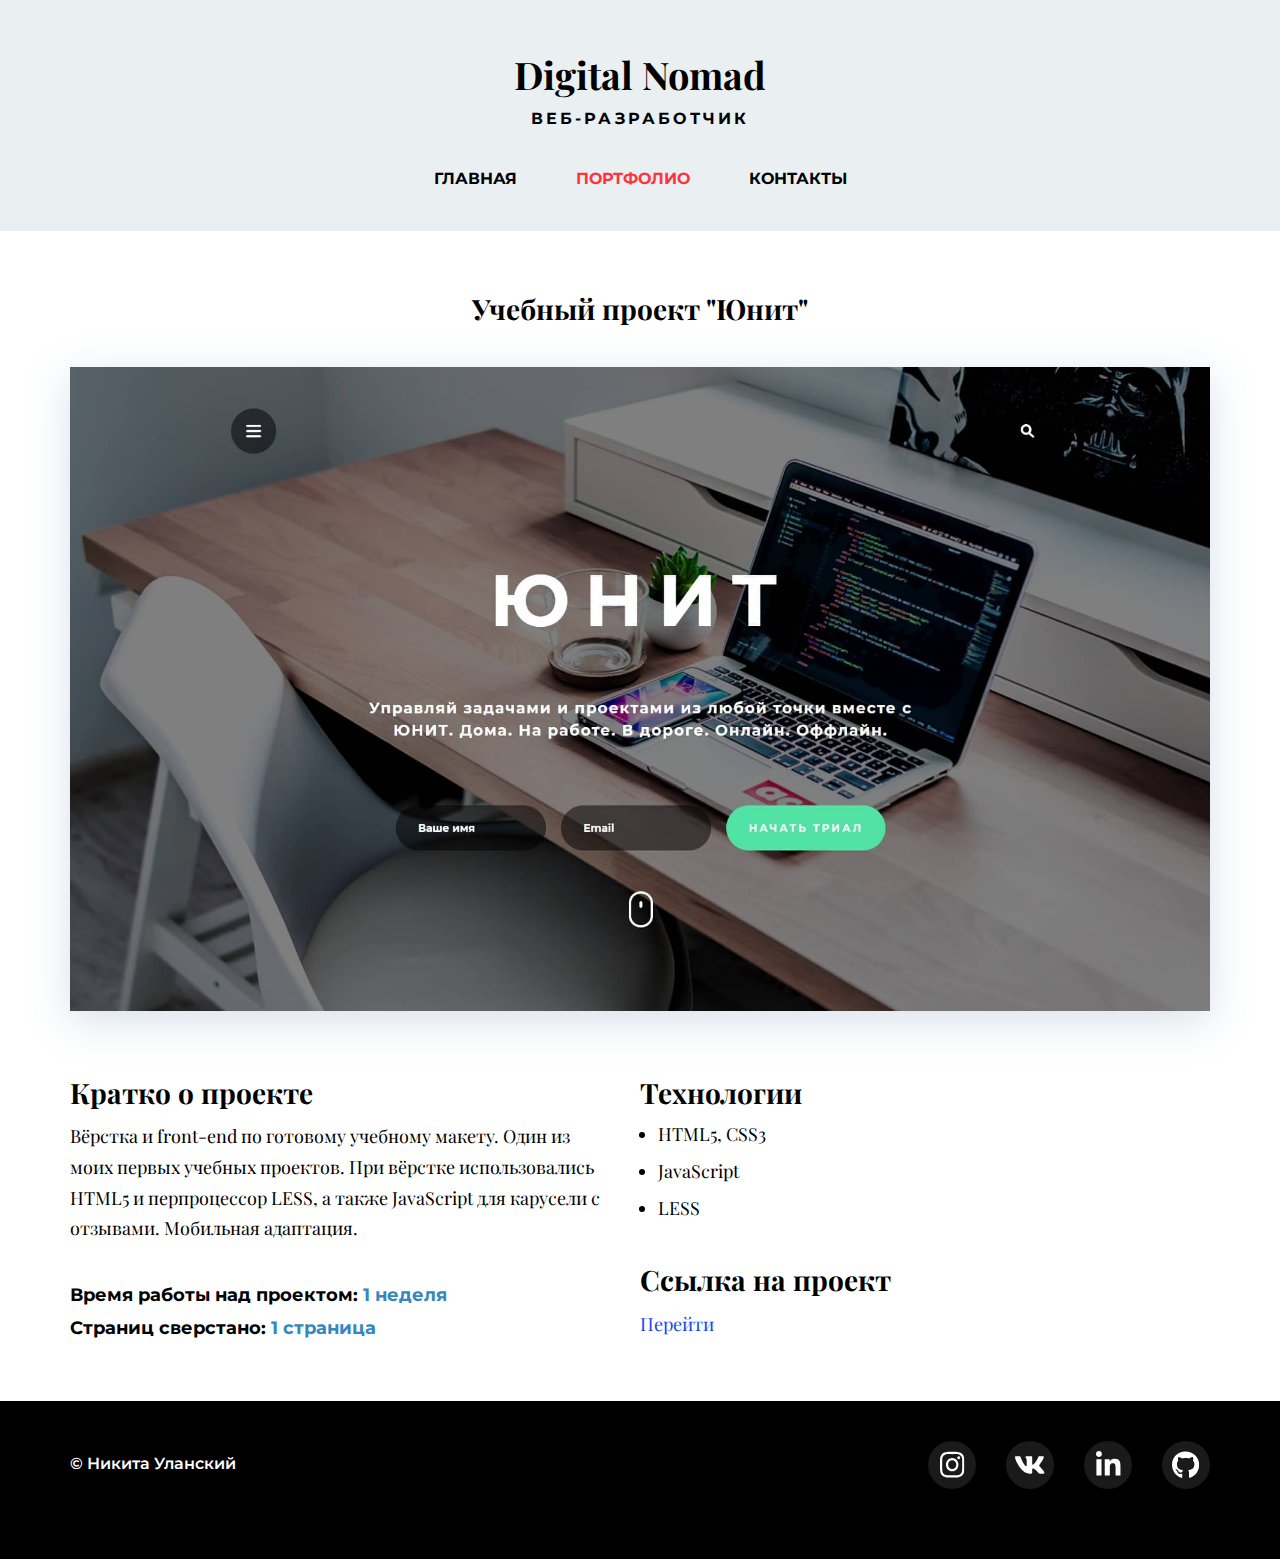
<file: project-unity-page.html>
<!DOCTYPE html>
<html lang="ru">
<head>
    <meta charset="UTF-8">
    <meta name="viewport" content="width=device-width, initial-scale=1.0">
    <link rel="preconnect" href="https://fonts.gstatic.com">
    <link href="https://fonts.googleapis.com/css2?family=Montserrat:wght@400;500;600;700&family=Playfair+Display:wght@400;700&display=swap" rel="stylesheet">
    <link rel="stylesheet" href="./css/main.css">
    <title>Проект Юнити</title>
</head>
<html>
    <body class="main">
        <!-- Шапка -->
        <header class="header header-color--gray">
            <div class="container">
            <div class="header__content">
                <h1 class="header__title">
                    <a class="header__title-link" href="index.html">Digital Nomad</a>
                </h1>

                <p class="header__desc">веб-разработчик</p>
                <!-- Навигация -->
                <ul class="header__nav"> 
                    <li class="header__nav-item">
                        <a class="header__nav-link" href="index.html">Главная</a>
                    </li>
                    <li class="header__nav-item">
                        <a class="header__nav-link header-nav-color--red" href="portfolio-list-page.html">Портфолио</a>
                    </li>
                    <li class="header__nav-item">
                        <a class="header__nav-link" href="contacts-page.html">Контакты</a>
                    </li>       
                </ul>
                <!-- // Навигация -->

            </div>
            </div>
        </header>
        <!-- // Шапка -->

        <section class="project__content">
            <div class="container">
                <h2 class="project__title">
                    Учебный проект "Юнит"
                </h2>
                <img class="project__img" src="./img/project-unity.jpg" alt="Unity">
                <div class="project__desc">
                    <div class="project__desc-left-col">

                        <h2 class="project__desc-title">Кратко о проекте</h2>
                        <p class="project__desc-text">Вёрстка и front-end по готовому учебному макету. Один из моих первых учебных проектов. При вёрстке использовались HTML5 и перпроцессор LESS, а также JavaScript для карусели с отзывами. Мобильная адаптация.
                        </p>
                            
                        <p class="project__desc-figures">Время работы над проектом: <span>1 неделя</span></p>
                        <p class="project__desc-figures">Страниц сверстано: <span>1 страница</span></p>

                    </div>
                    <div class="project__desc-right-col">

                        <h2 class="project__desc-title">Технологии</h2>
                            <ul class="project__desc-list">
                                <li class="project-desc-list-item">HTML5, CSS3</li>
                                <li class="project-desc-list-item">JavaScript</li>
                                <li class="project-desc-list-item">LESS</li>
                            </ul>
                            
                        <h2 class="project__desc-title">Ссылка на проект</h2>

                        <a class="project__desc-link" href="https://nikiul.github.io/project-unit/">Перейти</a>
                    </div>
                </div>
            </div>
        </section>
            

    </body>
    
    <!-- Футер -->
    <footer class="footer">
        <div class="container">
            <div class="footer-content">

                <div class="footer__copyright">
                    <p>© Никита Уланский</p>
                </div>

                <div class="footer__socials">
                    <a href="https://www.instagram.com/nikiul/" class="footer__socials-link">
                        <img src="./img/icons/instagram.svg" alt="Инстаграм" class="footer__social-icon">
                    </a>
                    <a href="https://vk.com/im?sel=156236848" class="footer__socials-link">
                        <img src="./img/icons/vk.svg" alt="ВКонтакте" class="footer__social-icon">
                    </a>
                    <a href="https://www.linkedin.com/in/%D0%BD%D0%B8%D0%BA%D0%B8%D1%82%D0%B0-%D1%83%D0%BB%D0%B0%D0%BD%D1%81%D0%BA%D0%B8%D0%B9-ab90931b6/" class="footer__socials-link">
                        <img src="./img/icons/linkedin-in.svg" alt="LinkedIn" class="footer__social-icon">
                    </a>
                    <a href="https://github.com/nikiul" class="footer__socials-link">
                        <img src="./img/icons/github.svg" alt="GitHub" class="footer__social-icon">
                    </a>
                </div>

            </div>
        </div>
    </footer>
    <!-- // Футер -->

</html>
</file>
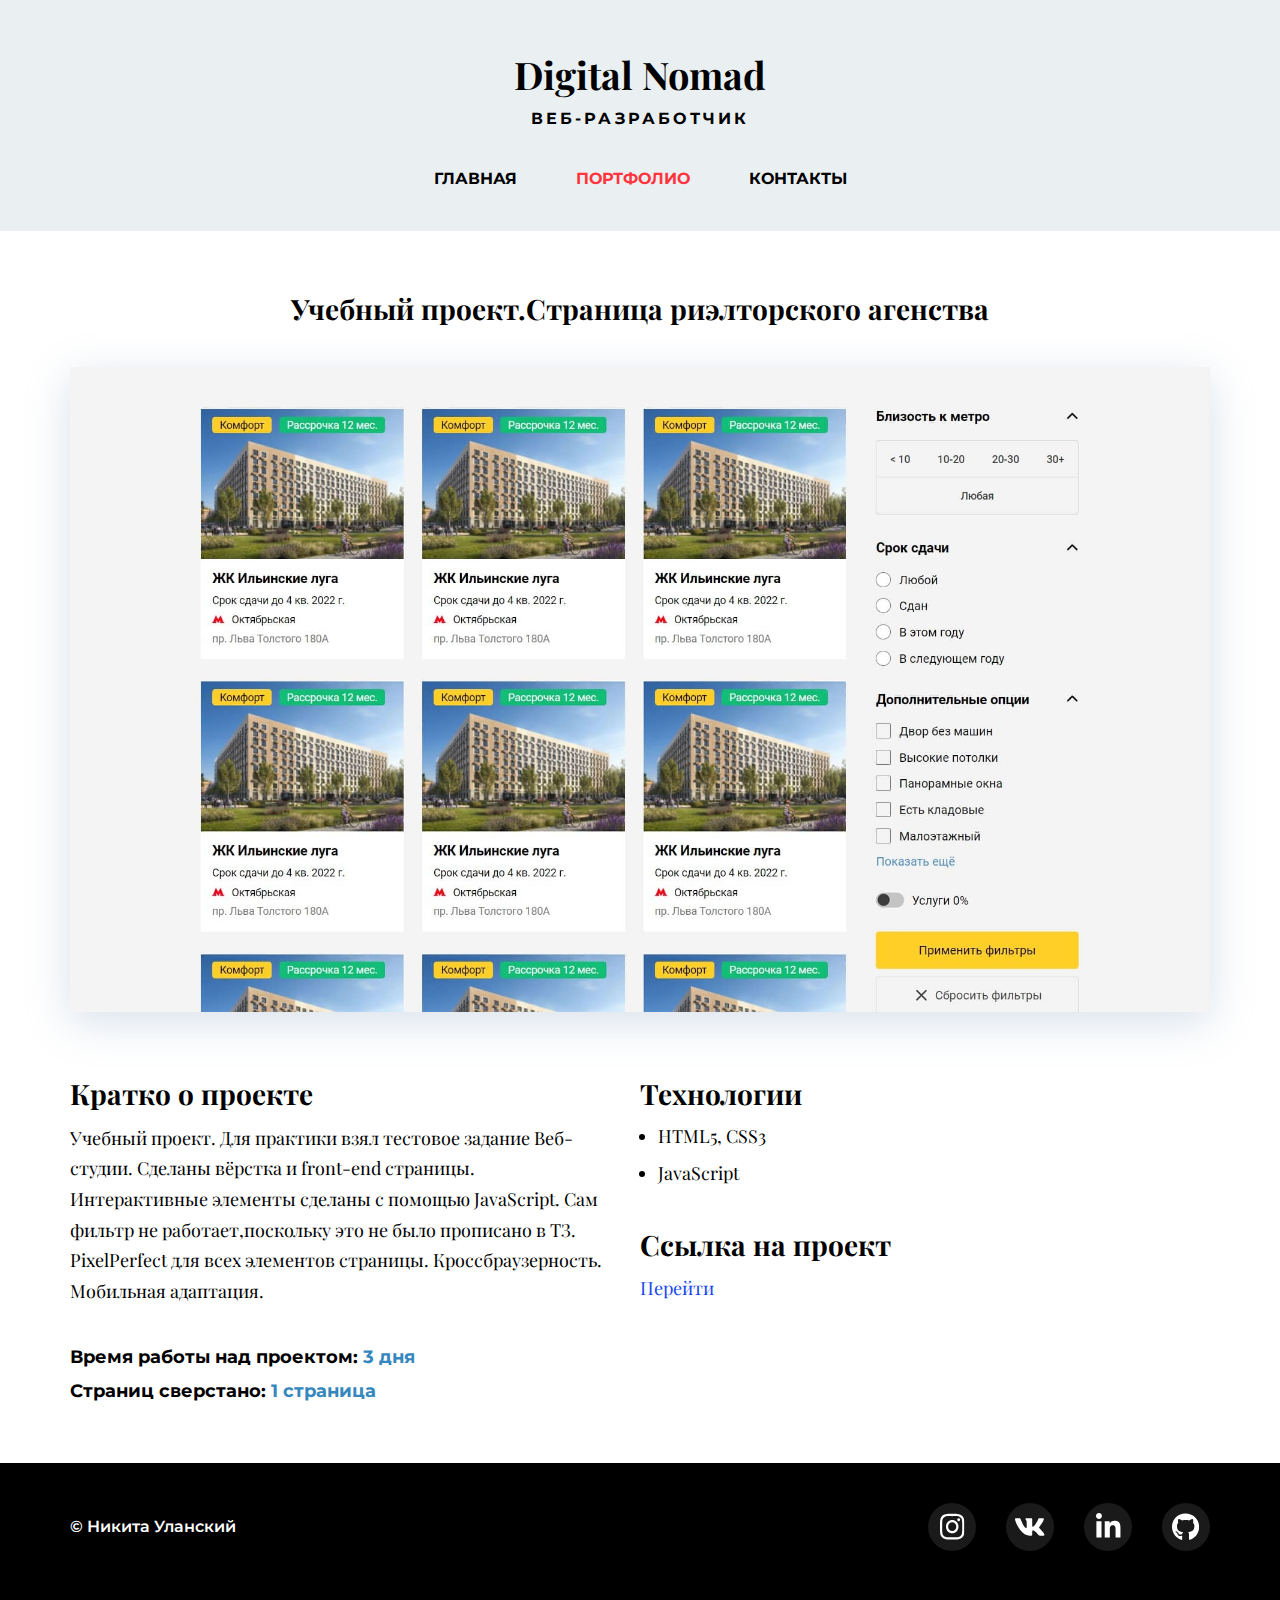
<file: realor-agency-page.html>
<!DOCTYPE html>
<html lang="ru">
<head>
    <meta charset="UTF-8">
    <meta name="viewport" content="width=device-width, initial-scale=1.0">
    <link rel="preconnect" href="https://fonts.gstatic.com">
    <link href="https://fonts.googleapis.com/css2?family=Montserrat:wght@400;500;600;700&family=Playfair+Display:wght@400;700&display=swap" rel="stylesheet">
    <link rel="stylesheet" href="./css/main.css">
    <title>Риэлторское агенство</title>
</head>
<html>
    <body class="main">
        <!-- Шапка -->
        <header class="header header-color--gray">
            <div class="container">
            <div class="header__content">
                <h1 class="header__title">
                    <a class="header__title-link" href="index.html">Digital Nomad</a>
                </h1>

                <p class="header__desc">веб-разработчик</p>
                <!-- Навигация -->
                <ul class="header__nav"> 
                    <li class="header__nav-item">
                        <a class="header__nav-link" href="index.html">Главная</a>
                    </li>
                    <li class="header__nav-item">
                        <a class="header__nav-link header-nav-color--red" href="portfolio-list-page.html">Портфолио</a>
                    </li>
                    <li class="header__nav-item">
                        <a class="header__nav-link" href="contacts-page.html">Контакты</a>
                    </li>       
                </ul>
                <!-- // Навигация -->

            </div>
            </div>
        </header>
        <!-- // Шапка -->

        <section class="project__content">
            <div class="container">
                <h2 class="project__title">
                    Учебный проект.Страница риэлторского агенства
                </h2>
                <img class="project__img" src="./img/realtor-agency.jpg" alt="Realtor agency">
                <div class="project__desc">
                    <div class="project__desc-left-col">

                        <h2 class="project__desc-title">Кратко о проекте</h2>
                        <p class="project__desc-text">Учебный проект. Для практики взял тестовое задание Веб-студии. Сделаны вёрстка и front-end страницы. Интерактивные элементы сделаны с помощью JavaScript. Сам фильтр не работает,поскольку это не было прописано в ТЗ. PixelPerfect для всех элементов страницы. Кроссбраузерность. Мобильная адаптация.  
                        </p>
                            
                        <p class="project__desc-figures">Время работы над проектом: <span>3 дня</span></p>
                        <p class="project__desc-figures">Страниц сверстано: <span>1 страница</span></p>
                    </div>
                    <div class="project__desc-right-col">

                        <h2 class="project__desc-title">Технологии</h2>
                            <ul class="project__desc-list">
                                <li class="project-desc-list-item">HTML5, CSS3</li>
                                <li class="project-desc-list-item">JavaScript</li>
                            </ul>
                            

                        <h2 class="project__desc-title">Ссылка на проект</h2>
                        <a class="project__desc-link" href="https://nikiul.github.io/test-project/">Перейти</a>

                    </div>
                </div>
            </div>
        </section>
            

    </body>
    
    <!-- Футер -->
    <footer class="footer">
        <div class="container">
            <div class="footer-content">

                <div class="footer__copyright">
                    <p>© Никита Уланский</p>
                </div>

                <div class="footer__socials">
                    <a href="https://www.instagram.com/nikiul/" class="footer__socials-link">
                        <img src="./img/icons/instagram.svg" alt="Инстаграм" class="footer__social-icon">
                    </a>
                    <a href="https://vk.com/im?sel=156236848" class="footer__socials-link">
                        <img src="./img/icons/vk.svg" alt="ВКонтакте" class="footer__social-icon">
                    </a>
                    <a href="https://www.linkedin.com/in/%D0%BD%D0%B8%D0%BA%D0%B8%D1%82%D0%B0-%D1%83%D0%BB%D0%B0%D0%BD%D1%81%D0%BA%D0%B8%D0%B9-ab90931b6/" class="footer__socials-link">
                        <img src="./img/icons/linkedin-in.svg" alt="LinkedIn" class="footer__social-icon">
                    </a>
                    <a href="https://github.com/nikiul" class="footer__socials-link">
                        <img src="./img/icons/github.svg" alt="GitHub" class="footer__social-icon">
                    </a>
                </div>

            </div>
        </div>
    </footer>
    <!-- // Футер -->

</html>
</file>
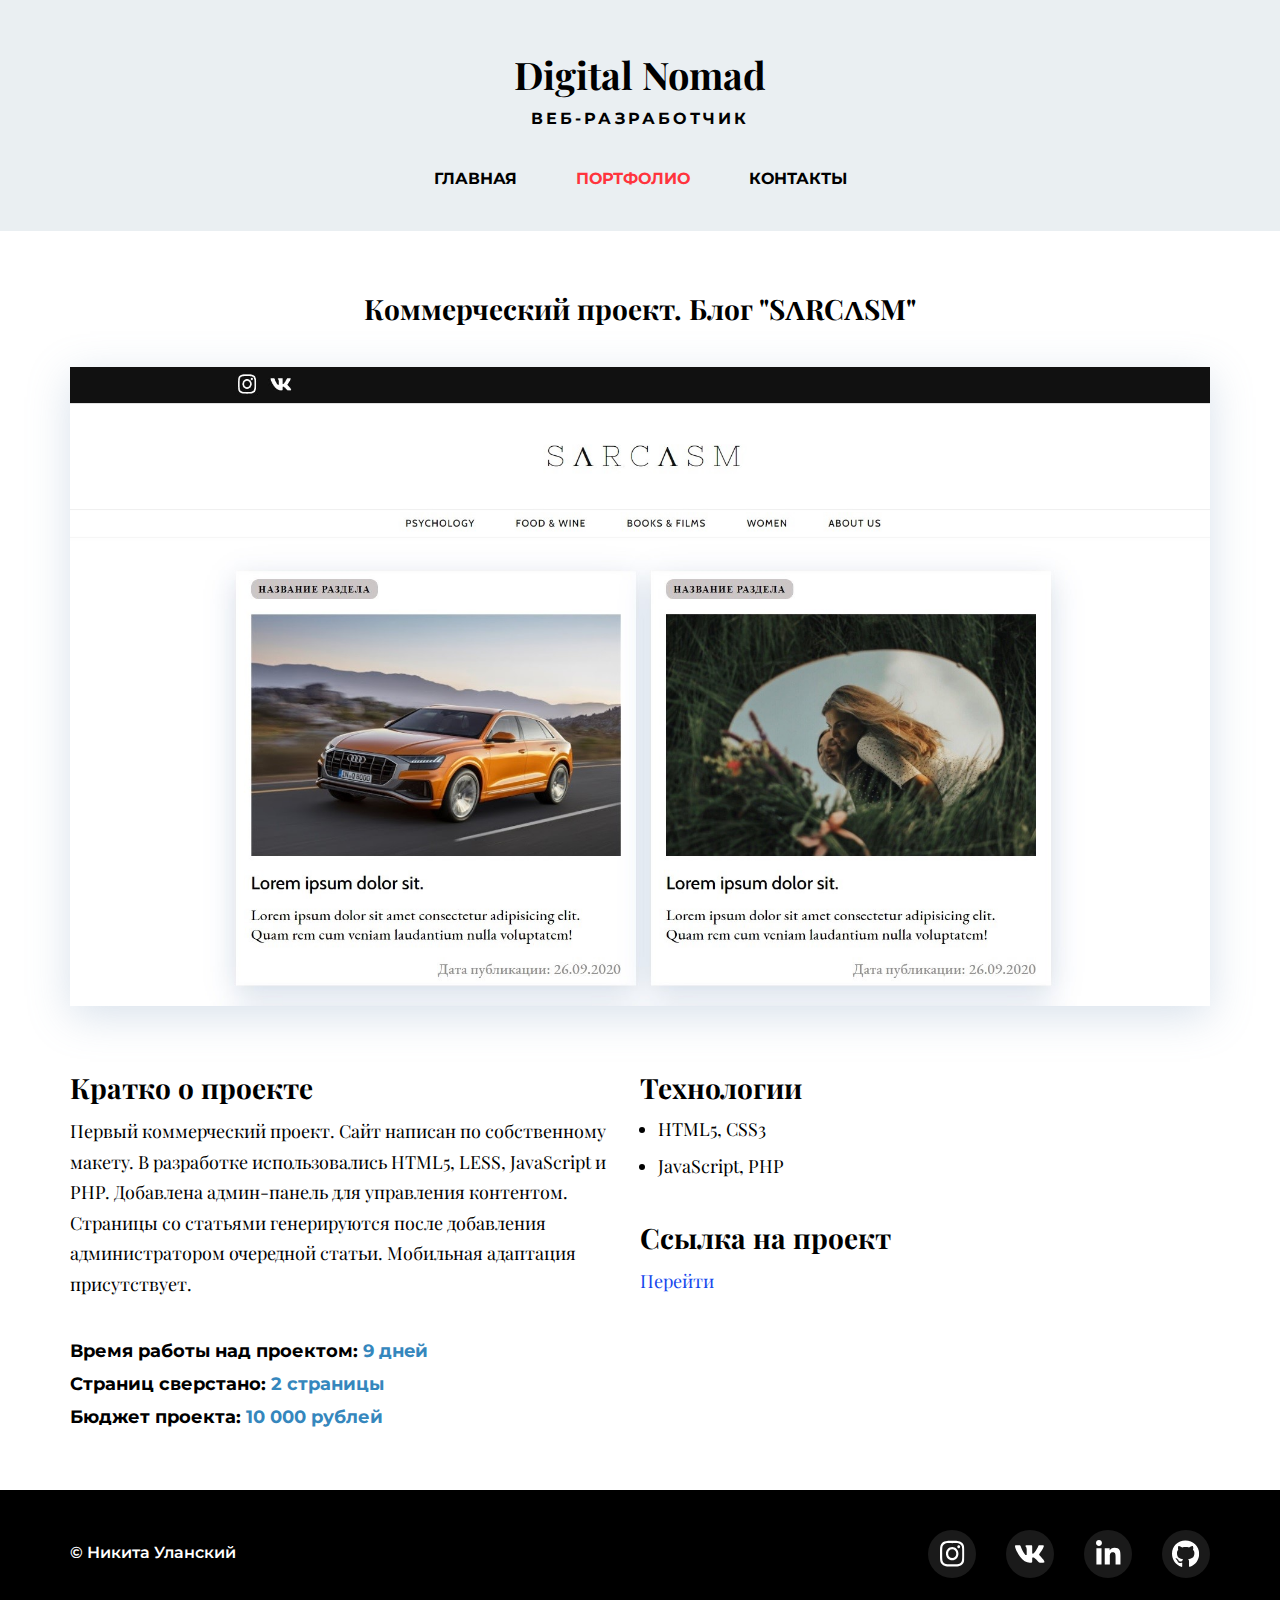
<file: sarcasm-blog-page.html>
<!DOCTYPE html>
<html lang="ru">
<head>
    <meta charset="UTF-8">
    <meta name="viewport" content="width=device-width, initial-scale=1.0">
    <link rel="preconnect" href="https://fonts.gstatic.com">
    <link href="https://fonts.googleapis.com/css2?family=Montserrat:wght@400;500;600;700&family=Playfair+Display:wght@400;700&display=swap" rel="stylesheet">
    <link rel="stylesheet" href="./css/main.css">
    <title>Блог "SΛRCΛSM"</title>
</head>
<html>
    <body class="main">
        <!-- Шапка -->
        <header class="header header-color--gray">
            <div class="container">
            <div class="header__content">
                <h1 class="header__title">
                    <a class="header__title-link" href="index.html">Digital Nomad</a>
                </h1>

                <p class="header__desc">веб-разработчик</p>
                <!-- Навигация -->
                <ul class="header__nav"> 
                    <li class="header__nav-item">
                        <a class="header__nav-link" href="index.html">Главная</a>
                    </li>
                    <li class="header__nav-item">
                        <a class="header__nav-link header-nav-color--red" href="portfolio-list-page.html">Портфолио</a>
                    </li>
                    <li class="header__nav-item">
                        <a class="header__nav-link" href="contacts-page.html">Контакты</a>
                    </li>       
                </ul>
                <!-- // Навигация -->

            </div>
            </div>
        </header>
        <!-- // Шапка -->

        <section class="project__content">
            <div class="container">
                <h2 class="project__title">
                    Коммерческий проект. Блог "SΛRCΛSM"
                </h2>
                <img class="project__img" src="./img/sarcasm-blog.jpg" alt="SΛRCΛSM">
                <div class="project__desc">
                    <div class="project__desc-left-col">

                        <h2 class="project__desc-title">Кратко о проекте</h2>
                        <p class="project__desc-text">Первый коммерческий проект. Сайт написан по собственному макету. В разработке использовались HTML5, LESS, JavaScript и PHP. Добавлена админ-панель для управления контентом. Страницы со статьями генерируются после добавления администратором очередной статьи. Мобильная адаптация присутствует. 
                        </p>
                            
                        <p class="project__desc-figures">Время работы над проектом: <span>9 днeй</span></p>
                        <p class="project__desc-figures">Страниц сверстано: <span>2 страницы</span></p>
                        <p class="project__desc-figures">Бюджет проекта: <span>10 000 рублей</span></p>
                    </div>
                    <div class="project__desc-right-col">

                        <h2 class="project__desc-title">Технологии</h2>
                            <ul class="project__desc-list">
                                <li class="project-desc-list-item">HTML5, CSS3</li>
                                <li class="project-desc-list-item">JavaScript, PHP</li>
                            </ul>
                            

                        <h2 class="project__desc-title">Ссылка на проект</h2>
                        <a class="project__desc-link" href="#">Перейти</a>

                    </div>
                </div>
            </div>
        </section>
            

    </body>
    
    <!-- Футер -->
    <footer class="footer">
        <div class="container">
            <div class="footer-content">

                <div class="footer__copyright">
                    <p>© Никита Уланский</p>
                </div>

                <div class="footer__socials">
                    <a href="https://www.instagram.com/nikiul/" class="footer__socials-link">
                        <img src="./img/icons/instagram.svg" alt="Инстаграм" class="footer__social-icon">
                    </a>
                    <a href="https://vk.com/im?sel=156236848" class="footer__socials-link">
                        <img src="./img/icons/vk.svg" alt="ВКонтакте" class="footer__social-icon">
                    </a>
                    <a href="https://www.linkedin.com/in/%D0%BD%D0%B8%D0%BA%D0%B8%D1%82%D0%B0-%D1%83%D0%BB%D0%B0%D0%BD%D1%81%D0%BA%D0%B8%D0%B9-ab90931b6/" class="footer__socials-link">
                        <img src="./img/icons/linkedin-in.svg" alt="LinkedIn" class="footer__social-icon">
                    </a>
                    <a href="https://github.com/nikiul" class="footer__socials-link">
                        <img src="./img/icons/github.svg" alt="GitHub" class="footer__social-icon">
                    </a>
                </div>

            </div>
        </div>
    </footer>
    <!-- // Футер -->

</html>
</file>
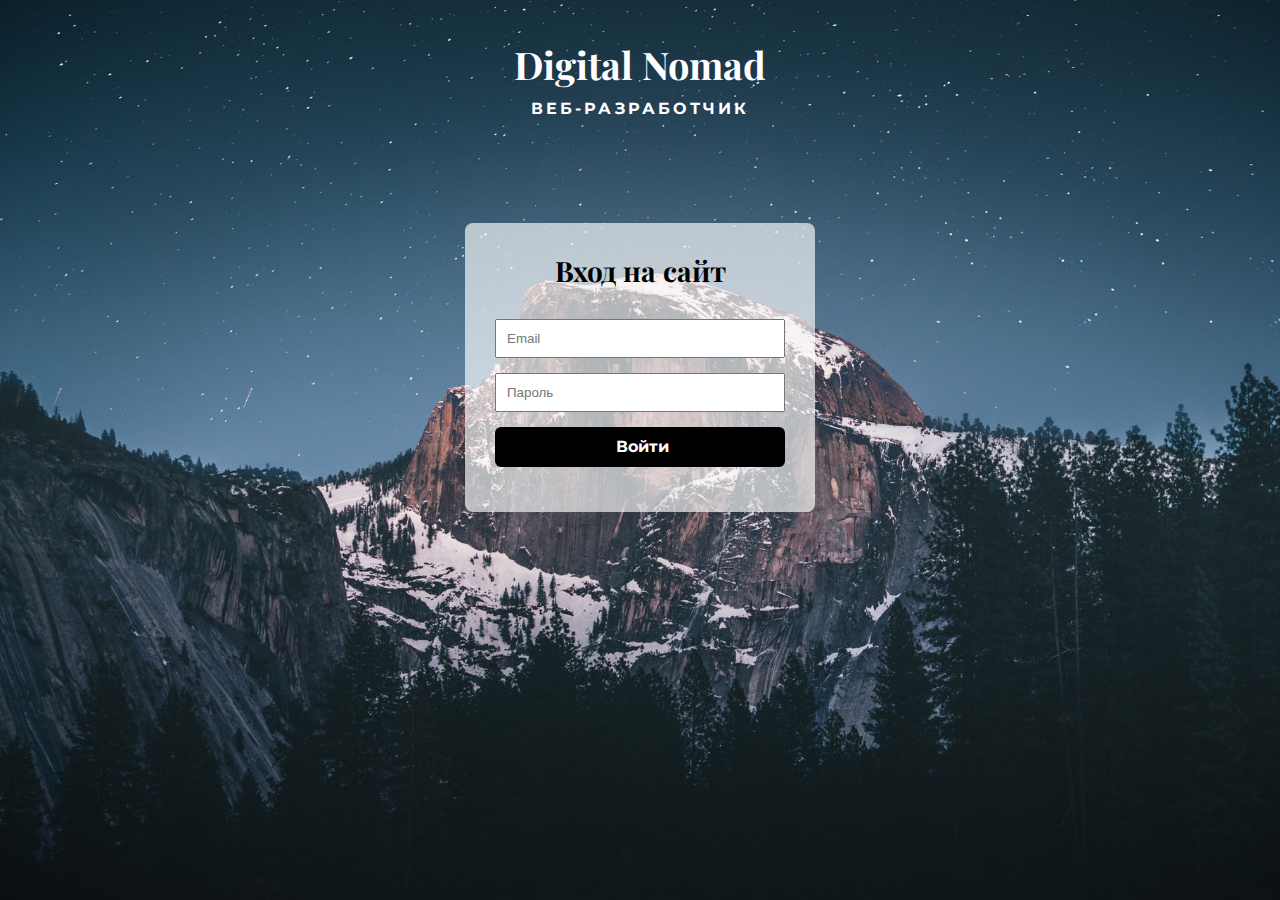
<file: sign-in-page.html>
<!DOCTYPE html>
<html lang="ru">
<head>
    <meta charset="UTF-8">
    <meta name="viewport" content="width=device-width, initial-scale=1.0">
    <link rel="preconnect" href="https://fonts.gstatic.com">
    <link href="https://fonts.googleapis.com/css2?family=Montserrat:wght@400;500;600;700&family=Playfair+Display:wght@400;700&display=swap" rel="stylesheet">
    <link rel="stylesheet" href="./css/main.css">
    <title>Вход</title>
</head>
<body>
    <main class="sign-in__main">

        <div class="sign-in__header">

            <h1 class="sign-in__title">
                <a class="sign-in__title-link" href="index.html">Digital Nomad</a>
            </h1>
            <p class="sign__desc">веб-разработчик</p>

        </div>
        <form class="sign-in__form">

            <p class="sign-in__form-title">Вход на сайт</p>
            <input type="email" placeholder="Email">
            <input type="password" placeholder="Пароль">
            <input class="sign-in__form-button" type="submit" value="Войти">

        </form>

    </main>
</body>
</html>
</file>
<file: css/main.css>
* {
  -webkit-box-sizing: border-box;
          box-sizing: border-box;
}
body {
  margin: 0;
}
a {
  text-decoration: none;
}
.container {
  max-width: 1170px;
  margin-left: auto;
  margin-right: auto;
  padding-left: 15px;
  padding-right: 15px;
}
.header {
  background-color: #fff;
}
.header-color--gray {
  background-color: #EAEFF2;
}
.header__content {
  padding-top: 50px;
  padding-bottom: 41px;
}
.header__title {
  margin-top: 0;
  margin-bottom: 10px;
  text-align: center;
  font-family: Playfair Display;
  font-weight: bold;
  font-size: 38px;
  line-height: 130%;
  color: #000000;
}
@media (max-width: 550px) {
  .header__title {
    font-size: 30px;
  }
}
.header__title-link {
  margin: 0;
  padding: 0;
  color: #000;
}
.header__desc {
  margin: 0;
  margin-bottom: 39px;
  font-family: Montserrat;
  text-align: center;
  font-weight: bold;
  font-size: 16px;
  line-height: 130%;
  letter-spacing: 0.2em;
  text-transform: uppercase;
  color: #000000;
}
@media (max-width: 550px) {
  .header__desc {
    font-size: 13px;
  }
}
.header__nav {
  margin: 0;
  padding: 0;
  display: -webkit-box;
  display: -ms-flexbox;
  display: flex;
  -webkit-box-pack: center;
      -ms-flex-pack: center;
          justify-content: center;
  list-style-type: none;
}
.header__nav-item {
  margin-right: 59px;
  font-family: Montserrat;
  font-weight: bold;
  font-size: 16px;
  line-height: 130%;
  text-transform: uppercase;
  color: #000000;
}
@media (max-width: 550px) {
  .header__nav-item {
    margin-right: 30px;
    font-size: 13px;
  }
}
.header__nav-item:last-child {
  margin-right: 0;
}
.header__nav-link {
  color: #000;
  -webkit-transition: color 0.2s ease-in;
  transition: color 0.2s ease-in;
}
.header__nav-link:hover {
  color: rgba(0, 0, 0, 0.479);
}
.header-nav-color--red {
  color: #FF343D;
}
.about-me {
  padding-top: 60px;
  padding-bottom: 60px;
  background-color: #F5F7FA;
}
@media (max-width: 550px) {
  .about-me {
    padding-top: 40px;
    padding-bottom: 40px;
  }
}
.about-me-color--white {
  background-color: #fff;
}
.about-me__title {
  margin: 0;
  margin-bottom: 60px;
  font-family: Playfair Display;
  font-weight: bold;
  font-size: 28px;
  line-height: 130%;
  text-align: center;
  color: #000000;
}
.about-me__content {
  max-width: 100%;
  display: -webkit-box;
  display: -ms-flexbox;
  display: flex;
  -webkit-box-pack: center;
      -ms-flex-pack: center;
          justify-content: center;
}
@media (max-width: 760px) {
  .about-me__content {
    -webkit-box-orient: vertical;
    -webkit-box-direction: normal;
        -ms-flex-direction: column;
            flex-direction: column;
    -webkit-box-align: center;
        -ms-flex-align: center;
            align-items: center;
  }
}
.about-me__img {
  display: block;
  margin-right: 50px;
  width: 160px;
  height: 160px;
  background-color: #F5F7FA;
  -webkit-box-shadow: 0px 10px 40px rgba(126, 155, 189, 0.3);
          box-shadow: 0px 10px 40px rgba(126, 155, 189, 0.3);
  border-radius: 50%;
}
@media (max-width: 760px) {
  .about-me__img {
    margin-right: 0px;
    margin-bottom: 20px;
  }
}
@media (max-width: 550px) {
  .about-me__img {
    width: 140px;
    height: 140px;
    margin-right: 0px;
    margin-bottom: 20px;
  }
}
.about-me__desc {
  max-width: 540px;
}
.about-me__desc-title {
  margin-top: 0;
  margin-bottom: 15px;
  font-family: Montserrat;
  font-weight: bold;
  font-size: 13px;
  line-height: 120%;
  letter-spacing: 0.2em;
  text-transform: uppercase;
  color: #000000;
}
@media (max-width: 550px) {
  .about-me__desc-title {
    margin-bottom: 10px;
    font-size: 10px;
  }
}
.about-me__desc-text {
  margin-top: 0;
  margin-bottom: 35px;
  max-width: 400px;
  font-family: Playfair Display;
  font-size: 18px;
  line-height: 170%;
  color: #000000;
}
@media (max-width: 550px) {
  .about-me__desc-text {
    margin-bottom: 25px;
    font-size: 15px;
    max-width: 350px;
  }
}
.about-me__desc-list {
  margin-top: 0;
  margin-bottom: 0;
  padding-left: 22px;
}
.about-me__desc-list-item {
  margin-bottom: 10px;
  font-family: Playfair Display;
  font-weight: bold;
  font-size: 22px;
  line-height: 150%;
  color: #000000;
}
@media (max-width: 550px) {
  .about-me__desc-list-item {
    font-size: 18px;
  }
}
.about-me__desc-list-item:last-child {
  margin-bottom: 0;
}
.order-status {
  margin-top: 60px;
  margin-bottom: 70px;
}
@media (max-width: 760x) {
  .order-status {
    margin-top: 55px;
    margin-bottom: 55px;
  }
}
.order-status__content {
  background-color: #F5F7FA;
  border-radius: 8px;
  border: 1px solid transparent;
  display: -webkit-box;
  display: -ms-flexbox;
  display: flex;
  -webkit-box-align: center;
      -ms-flex-align: center;
          align-items: center;
  -webkit-transition: all 0.2s ease-in;
  transition: all 0.2s ease-in;
}
.order-status__content:hover {
  background: #E9EFF8;
  border: 1px solid #1647ED;
  -webkit-box-sizing: border-box;
          box-sizing: border-box;
  -webkit-box-shadow: 0px 10px 40px rgba(126, 155, 189, 0.3);
          box-shadow: 0px 10px 40px rgba(126, 155, 189, 0.3);
}
.order-status__content-title {
  margin: 20px 10px 20px 20px;
  padding: 5px 10px 5px 10px;
  background-color: #1647ED;
  border-radius: 3px;
  font-family: Montserrat;
  font-weight: bold;
  font-size: 13px;
  line-height: 130%;
  text-transform: uppercase;
  color: #FFFFFF;
}
@media (max-width: 760px) {
  .order-status__content-title {
    margin: 10px 5px 10px 10px;
    font-size: 10px;
  }
}
.order-status__content-subtitle {
  margin-left: 10px;
  margin-right: 10px;
  font-family: Montserrat;
  font-weight: 500;
  font-size: 16px;
  line-height: 130%;
  color: #1647ED;
}
@media (max-width: 760px) {
  .order-status__content-subtitle {
    margin-left: 5px;
    margin-right: 5px;
    font-size: 13px;
  }
}
.new-projects {
  padding-bottom: 60px;
}
@media (max-width: 760px) {
  .new-projects {
    padding-bottom: 40px;
  }
}
.new-projects__title {
  margin: 0;
  margin-bottom: 49px;
}
@media (max-width: 760px) {
  .new-projects__title {
    margin-bottom: 30px;
  }
}
.new-projects__title a {
  display: inline-block;
  color: #000;
  text-decoration: underline;
  -webkit-transition: color 0.2s ease-in;
  transition: color 0.2s ease-in;
}
.new-projects__title a:hover {
  color: rgba(0, 0, 0, 0.479);
}
.card-wrapper {
  display: -webkit-box;
  display: -ms-flexbox;
  display: flex;
  -ms-flex-wrap: wrap;
      flex-wrap: wrap;
  -webkit-box-pack: justify;
      -ms-flex-pack: justify;
          justify-content: space-between;
}
.card {
  margin-bottom: 30px;
  max-width: 540px;
  background-color: #fff;
  -webkit-box-shadow: 0px 10px 40px rgba(126, 155, 189, 0.35);
          box-shadow: 0px 10px 40px rgba(126, 155, 189, 0.35);
  -webkit-transition: all 0.2s ease-in;
  transition: all 0.2s ease-in;
}
.card:last-child {
  margin-bottom: 0;
}
.card:nth-last-child(2) {
  margin-bottom: 0;
}
@media (max-width: 760px) {
  .card:nth-last-child(2) {
    margin-bottom: 30px;
  }
}
.card:hover {
  opacity: 0.7;
  -webkit-transform: translateY(-5px);
          transform: translateY(-5px);
}
@media (max-width: 1140px) {
  .card {
    width: calc(48%);
  }
}
@media (max-width: 760px) {
  .card {
    width: 100%;
    margin-left: auto;
    margin-right: auto;
  }
}
.card__content {
  padding: 20px 20px 32px;
}
.card__badge {
  position: absolute;
  padding: 5px 10px;
  display: inline-block;
  font-family: Montserrat;
  font-weight: bold;
  font-size: 13px;
  line-height: 120%;
  letter-spacing: 0.2em;
  text-transform: uppercase;
  color: #FFFFFF;
  background-color: #000;
}
@media (max-width: 760px) {
  .card__badge {
    font-size: 10px;
  }
}
.card__img {
  display: block;
  margin-bottom: 20px;
  max-width: 100%;
}
.card__desc {
  margin: 0;
  font-family: Playfair Display;
  font-size: 24px;
  line-height: 120%;
  color: #000000;
}
@media (max-width: 760px) {
  .card__desc {
    font-size: 20px;
  }
}
@media (max-width: 550px) {
  .card__desc {
    font-size: 17px;
  }
}
.footer {
  background-color: #000;
}
.footer-content {
  padding-top: 40px;
  padding-bottom: 70px;
  margin: 0;
  display: -webkit-box;
  display: -ms-flexbox;
  display: flex;
  -webkit-box-pack: justify;
      -ms-flex-pack: justify;
          justify-content: space-between;
  -webkit-box-align: center;
      -ms-flex-align: center;
          align-items: center;
}
@media (max-width: 550px) {
  .footer-content {
    -webkit-box-orient: vertical;
    -webkit-box-direction: normal;
        -ms-flex-direction: column;
            flex-direction: column;
    -webkit-box-align: center;
        -ms-flex-align: center;
            align-items: center;
  }
}
.footer__copyright {
  font-family: Montserrat;
  font-weight: 600;
  font-size: 16px;
  line-height: 130%;
  color: #FFFFFF;
}
.footer__copyright p {
  margin: 0;
}
@media (max-width: 550px) {
  .footer__copyright p {
    margin-bottom: 15px;
  }
}
.footer__socials {
  display: -webkit-box;
  display: -ms-flexbox;
  display: flex;
}
.footer__socials-link {
  width: 48px;
  height: 48px;
  background-color: rgba(255, 255, 255, 0.1);
  display: -webkit-box;
  display: -ms-flexbox;
  display: flex;
  -webkit-box-pack: center;
      -ms-flex-pack: center;
          justify-content: center;
  -webkit-box-align: center;
      -ms-flex-align: center;
          align-items: center;
  border-radius: 50%;
  margin-right: 30px;
  -webkit-transition: all 0.2s ease;
  transition: all 0.2s ease;
}
@media (max-width: 550px) {
  .footer__socials-link {
    width: 40px;
    height: 40px;
    margin-right: 20px;
  }
}
.footer__socials-link:last-child {
  margin-right: 0;
}
.footer__socials-link:hover {
  -webkit-box-shadow: 0 0 15px #ffffff;
          box-shadow: 0 0 15px #ffffff;
}
.skills__title {
  margin: 0;
  margin-top: 60px;
  margin-bottom: 60px;
  -webkit-box-align: center;
      -ms-flex-align: center;
          align-items: center;
  font-family: Playfair Display;
  font-weight: bold;
  font-size: 28px;
  line-height: 130%;
  text-align: center;
  color: #000000;
}
@media (max-width: 760px) {
  .skills__title {
    margin-top: 50px;
    margin-bottom: 50px;
  }
}
@media (max-width: 550px) {
  .skills__title {
    margin-top: 40px;
    margin-bottom: 40px;
    font-size: 23px;
  }
}
.skills__list {
  padding: 0;
  margin: 0;
  list-style-type: none;
  display: -webkit-box;
  display: -ms-flexbox;
  display: flex;
  -ms-flex-pack: distribute;
      justify-content: space-around;
}
@media (max-width: 760px) {
  .skills__list {
    display: none;
  }
}
.skills__list-item {
  display: -webkit-box;
  display: -ms-flexbox;
  display: flex;
  -webkit-box-orient: vertical;
  -webkit-box-direction: normal;
      -ms-flex-direction: column;
          flex-direction: column;
  -webkit-box-align: center;
      -ms-flex-align: center;
          align-items: center;
}
.skills__list-item p {
  margin: 0;
  margin-top: 20px;
  font-family: Playfair Display;
  font-size: 18px;
  line-height: 150%;
  text-align: center;
  color: #000000;
}
@media (max-width: 760px) {
  .skills__list-item p {
    font-size: 15px;
  }
}
.skills__list-icon {
  width: 60px;
  height: 60px;
}
@media (max-width: 760px) {
  .skills__list-icon {
    width: 50px;
    height: 50px;
  }
}
.hide {
  display: none;
}
@media (max-width: 760px) {
  .hide {
    display: block;
  }
}
.wrapper {
  display: table;
  text-align: center;
  max-width: 550px;
  margin: 0 auto;
}
.item {
  width: 50px;
  height: 50px;
}
.item p {
  margin: 0;
  margin-top: 10px;
  font-family: Montserrat;
  font-size: 15px;
  line-height: 150%;
  text-align: center;
  color: #000000;
}
.portfolio {
  padding-top: 60px;
  padding-bottom: 60px;
}
@media (max-width: 760px) {
  .portfolio {
    padding-top: 40px;
    padding-bottom: 40px;
  }
}
.portfolio-page__title {
  margin-bottom: 60px;
  font-family: Playfair Display;
  font-weight: bold;
  font-size: 28px;
  line-height: 130%;
  text-align: center;
  color: #000000;
}
@media (max-width: 760px) {
  .portfolio-page__title {
    margin-bottom: 45px;
  }
}
@media (max-width: 550px) {
  .portfolio-page__title {
    font-size: 23px;
    margin-bottom: 40px;
  }
}
.project__content {
  padding-top: 60px;
  padding-bottom: 60px;
}
@media (max-width: 760px) {
  .project__content {
    padding-top: 40px;
    padding-bottom: 40px;
  }
}
.project__title {
  margin: 0;
  margin-bottom: 40px;
  font-family: Playfair Display;
  font-weight: bold;
  font-size: 28px;
  line-height: 130%;
  text-align: center;
  color: #000000;
}
@media (max-width: 760px) {
  .project__title {
    margin-bottom: 45px;
  }
}
@media (max-width: 550px) {
  .project__title {
    font-size: 23px;
    margin-bottom: 40px;
  }
}
.project__img {
  margin-bottom: 60px;
  max-width: 100%;
  height: auto;
  -webkit-box-shadow: 0px 10px 40px rgba(126, 155, 189, 0.3);
          box-shadow: 0px 10px 40px rgba(126, 155, 189, 0.3);
}
@media (max-width: 760px) {
  .project__img {
    margin-bottom: 45px;
  }
}
.project__desc {
  display: -webkit-box;
  display: -ms-flexbox;
  display: flex;
  -webkit-box-pack: start;
      -ms-flex-pack: start;
          justify-content: flex-start;
}
@media (max-width: 550px) {
  .project__desc {
    -webkit-box-orient: vertical;
    -webkit-box-direction: normal;
        -ms-flex-direction: column;
            flex-direction: column;
  }
}
.project__desc-left-col {
  margin-right: 30px;
  max-width: 540px;
}
@media (max-width: 550px) {
  .project__desc-left-col {
    margin-bottom: 15px;
    margin-right: 0;
  }
}
.project__desc-text {
  margin: 0;
  margin-bottom: 40px;
  font-family: Playfair Display;
  font-size: 18px;
  line-height: 170%;
  color: #000000;
}
@media (max-width: 760px) {
  .project__desc-text {
    font-size: 15px;
    margin-bottom: 20px;
  }
}
.project__desc-figures {
  margin: 0;
  margin-bottom: 10px;
  font-family: Montserrat;
  font-weight: bold;
  font-size: 18px;
  line-height: 130%;
  color: #000000;
}
@media (max-width: 760px) {
  .project__desc-figures {
    font-size: 15px;
  }
}
.project__desc-figures:last-child {
  margin-bottom: 0;
}
.project__desc-figures span {
  color: #3587bd;
}
.project__desc-right-col {
  max-width: 500px;
}
.project__desc-title {
  margin: 0;
  margin-bottom: 10px;
  font-family: Playfair Display;
  font-weight: bold;
  font-size: 28px;
  line-height: 130%;
  color: #000000;
}
@media (max-width: 760px) {
  .project__desc-title {
    font-size: 23px;
  }
}
.project__desc-list {
  padding-left: 18px;
  margin: 0;
  margin-bottom: 40px;
  font-family: Playfair Display;
  font-size: 18px;
  line-height: 150%;
  color: #000000;
}
@media (max-width: 760px) {
  .project__desc-list {
    font-size: 15px;
    margin-bottom: 15px;
  }
}
.project-desc-list-item {
  margin-bottom: 10px;
}
.project-desc-list-item:last-child {
  margin-bottom: 0;
}
.project__desc-link {
  font-family: Playfair Display;
  font-size: 18px;
  line-height: 170%;
  color: #1647ED;
  -webkit-transition: color 0.2s ease-in;
  transition: color 0.2s ease-in;
}
@media (max-width: 760px) {
  .project__desc-link {
    font-size: 15px;
  }
}
.project__desc-link:hover {
  color: #FF343D;
}
.section__contact-me {
  padding-top: 55px;
  padding-bottom: 55px;
}
@media (max-width: 800px) {
  .section__contact-me {
    padding-top: 45px;
    padding-bottom: 45px;
  }
}
.contact-me__content {
  display: -webkit-box;
  display: -ms-flexbox;
  display: flex;
  -webkit-box-pack: center;
      -ms-flex-pack: center;
          justify-content: center;
}
@media (max-width: 800px) {
  .contact-me__content {
    -webkit-box-orient: vertical;
    -webkit-box-direction: normal;
        -ms-flex-direction: column;
            flex-direction: column;
  }
}
.contact-me__left-col {
  margin-right: 50px;
}
@media (max-width: 800px) {
  .contact-me__left-col {
    margin-right: 0;
    margin-bottom: 15px;
  }
}
.contact-me__left-col p {
  margin: 0;
  margin-bottom: 10px;
  font-family: Playfair Display;
  font-weight: bold;
  font-size: 18px;
  line-height: 170%;
  color: #000000;
}
.contact-me__left-col p:last-child {
  margin-bottom: 0;
}
.contact-me__left-col a {
  font-family: Playfair Display;
  font-size: 18px;
  line-height: 170%;
  color: #0059ff;
}
.contact-me__title {
  margin: 0;
  margin-bottom: 24px;
  font-family: Playfair Display;
  font-weight: bold;
  font-size: 28px;
  line-height: 130%;
  color: #000000;
}
@media (max-width: 800px) {
  .contact-me__title {
    font-size: 23px;
    margin-bottom: 15px;
  }
}
.contact-me__form {
  display: -webkit-box;
  display: -ms-flexbox;
  display: flex;
  -webkit-box-orient: vertical;
  -webkit-box-direction: normal;
      -ms-flex-direction: column;
          flex-direction: column;
}
.contact-me__form-name {
  padding-top: 14px;
  padding-bottom: 14px;
  padding-left: 14px;
  margin-bottom: 20px;
  background: #FFFFFF;
  border: 1px solid #7E9BBD;
  border-radius: 6px;
  height: 45px;
}
@media (max-width: 800px) {
  .contact-me__form-name {
    width: 540px;
    padding-top: 10px;
    padding-bottom: 10px;
    padding-left: 10px;
    margin-bottom: 15px;
    height: 40px;
  }
}
@media (max-width: 570px) {
  .contact-me__form-name {
    width: 100%;
  }
}
.contact-me__form-email {
  padding-top: 14px;
  padding-bottom: 14px;
  padding-left: 14px;
  margin-bottom: 20px;
  background: #FFFFFF;
  border: 1px solid #7E9BBD;
  border-radius: 6px;
  height: 45px;
}
@media (max-width: 800px) {
  .contact-me__form-email {
    width: 540px;
    padding-top: 10px;
    padding-bottom: 10px;
    padding-left: 10px;
    margin-bottom: 15px;
    height: 40px;
  }
}
@media (max-width: 570px) {
  .contact-me__form-email {
    width: 100%;
  }
}
.contact-me__form-message {
  padding-top: 14px;
  padding-left: 10px;
  margin-bottom: 20px;
  width: 540px;
  height: 140px;
  background: #FFFFFF;
  border: 1px solid #7E9BBD;
  border-radius: 6px;
  resize: none;
}
@media (max-width: 800px) {
  .contact-me__form-message {
    width: 540px;
    padding-top: 10px;
    padding-bottom: 10px;
    padding-left: 10px;
    margin-bottom: 15px;
  }
}
@media (max-width: 570px) {
  .contact-me__form-message {
    width: 100%;
  }
}
.contact-me__form-file {
  margin-bottom: 15px;
}
.contact-me__form-submit {
  width: 140px;
  height: 40px;
  background-color: #000000;
  border-radius: 6px;
  border: none;
  outline: none;
  font-family: Montserrat;
  font-weight: bold;
  font-size: 16px;
  line-height: 20px;
  color: #FFFFFF;
  cursor: pointer;
  -webkit-transition: background-color 0.2s ease-in;
  transition: background-color 0.2s ease-in;
}
.contact-me__form-submit:hover {
  background-color: #7E9BBD;
}
.contact-me__form-submit:active {
  background-color: #49525B;
}
.sign-in__main {
  background-image: url('/img/sign-in-bg.jpg');
  background-repeat: no-repeat;
  background-size: cover;
  width: 100%;
  height: 100vh;
}
.sign-in__header {
  padding-top: 40px;
  text-align: center;
}
.sign-in__title {
  margin-top: 0;
  margin-bottom: 10px;
  text-align: center;
  font-family: Playfair Display;
  font-weight: bold;
  font-size: 38px;
  line-height: 130%;
  color: #ffffff;
}
.sign-in__title-link {
  margin: 0;
  padding: 0;
  color: #fff;
}
.sign__desc {
  margin: 0;
  font-family: Montserrat;
  text-align: center;
  font-weight: bold;
  font-size: 16px;
  line-height: 130%;
  letter-spacing: 0.2em;
  text-transform: uppercase;
  color: #fff;
}
.sign-in__form {
  display: -webkit-box;
  display: -ms-flexbox;
  display: flex;
  -webkit-box-orient: vertical;
  -webkit-box-direction: normal;
      -ms-flex-direction: column;
          flex-direction: column;
  -webkit-box-align: center;
      -ms-flex-align: center;
          align-items: center;
  padding: 30px;
  max-width: 350px;
  margin-top: 8%;
  margin-left: auto;
  margin-right: auto;
  background-color: rgba(255, 255, 255, 0.65);
  border-radius: 8px;
}
.sign-in__form input {
  width: 290px;
  padding-top: 10px;
  padding-bottom: 10px;
  padding-left: 10px;
  margin: 0;
  margin-bottom: 15px;
}
.sign-in__form-title {
  margin: 0;
  margin-bottom: 30px;
  font-family: Playfair Display;
  font-weight: bold;
  font-size: 28px;
  line-height: 130%;
  text-align: center;
  color: #000000;
}
.sign-in__form-button {
  width: 290px;
  height: 40px;
  background-color: #000000;
  border-radius: 6px;
  border: none;
  outline: none;
  font-family: Montserrat;
  font-weight: bold;
  font-size: 16px;
  line-height: 20px;
  color: #FFFFFF;
  cursor: pointer;
  -webkit-transition: background-color 0.2s ease-in;
  transition: background-color 0.2s ease-in;
}
.sign-in__form-button:hover {
  background-color: #7E9BBD;
}
.sign-in__form-button:active {
  background-color: #49525B;
}
.admin-main {
  background-color: #E0E0E0;
}
.admin__add-form-wrapper {
  background-color: #fff;
  margin-top: 20px;
  padding: 20px 30px;
}
.admin__add-form-wrapper h1 {
  margin: 0;
  margin-bottom: 30px;
  font-family: Montserrat;
  font-style: normal;
  font-weight: bold;
  font-size: 28px;
  line-height: 130%;
  color: #000000;
}
.admin__add-form {
  display: -webkit-box;
  display: -ms-flexbox;
  display: flex;
  -webkit-box-orient: vertical;
  -webkit-box-direction: normal;
      -ms-flex-direction: column;
          flex-direction: column;
}
.admin__add-form label {
  margin-bottom: 10px;
  font-family: Montserrat;
  font-style: normal;
  font-weight: bold;
  font-size: 16px;
  line-height: 20px;
  color: #000000;
}
.admin__add-form input {
  margin-bottom: 30px;
  padding-top: 13px;
  padding-bottom: 13px;
  padding-left: 22px;
  background: #FFFFFF;
  border: 1px solid #7E9BBD;
  border-radius: 6px;
}
/*# sourceMappingURL=main.css.map */
</file>
